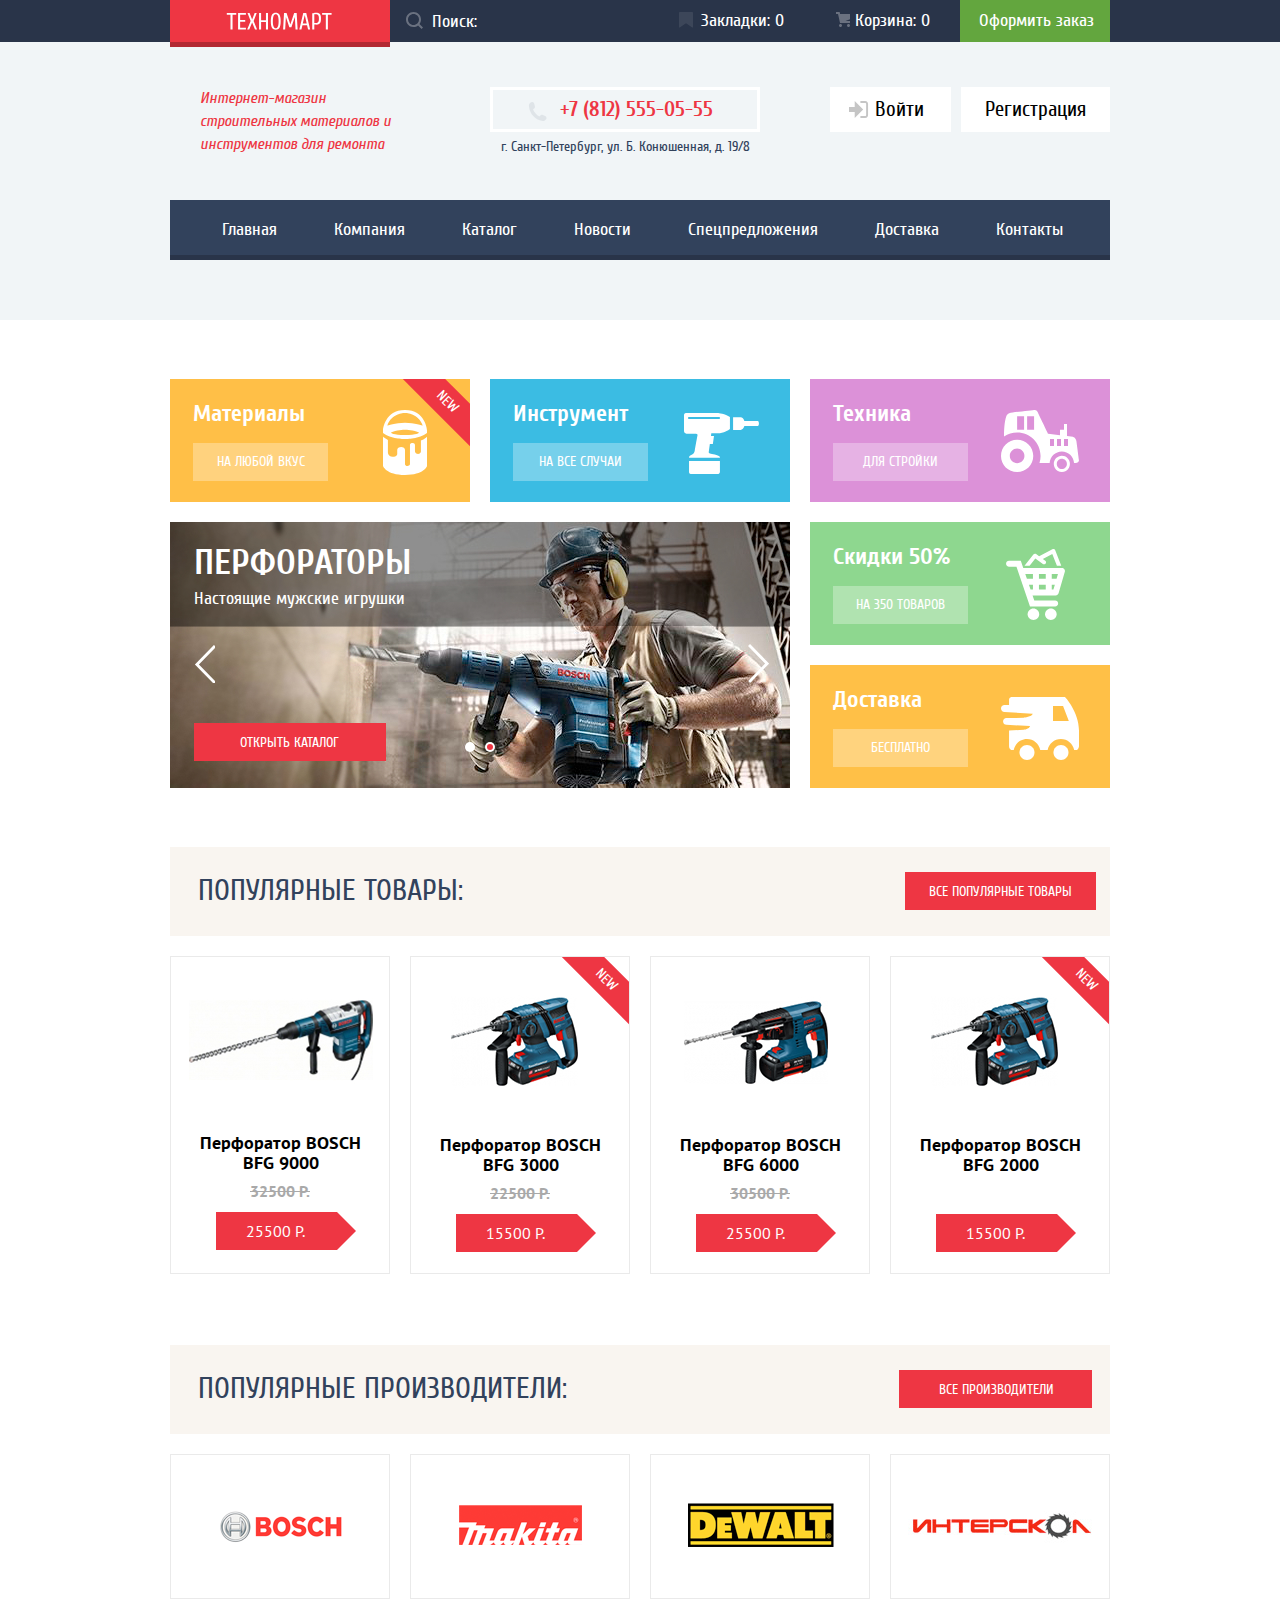
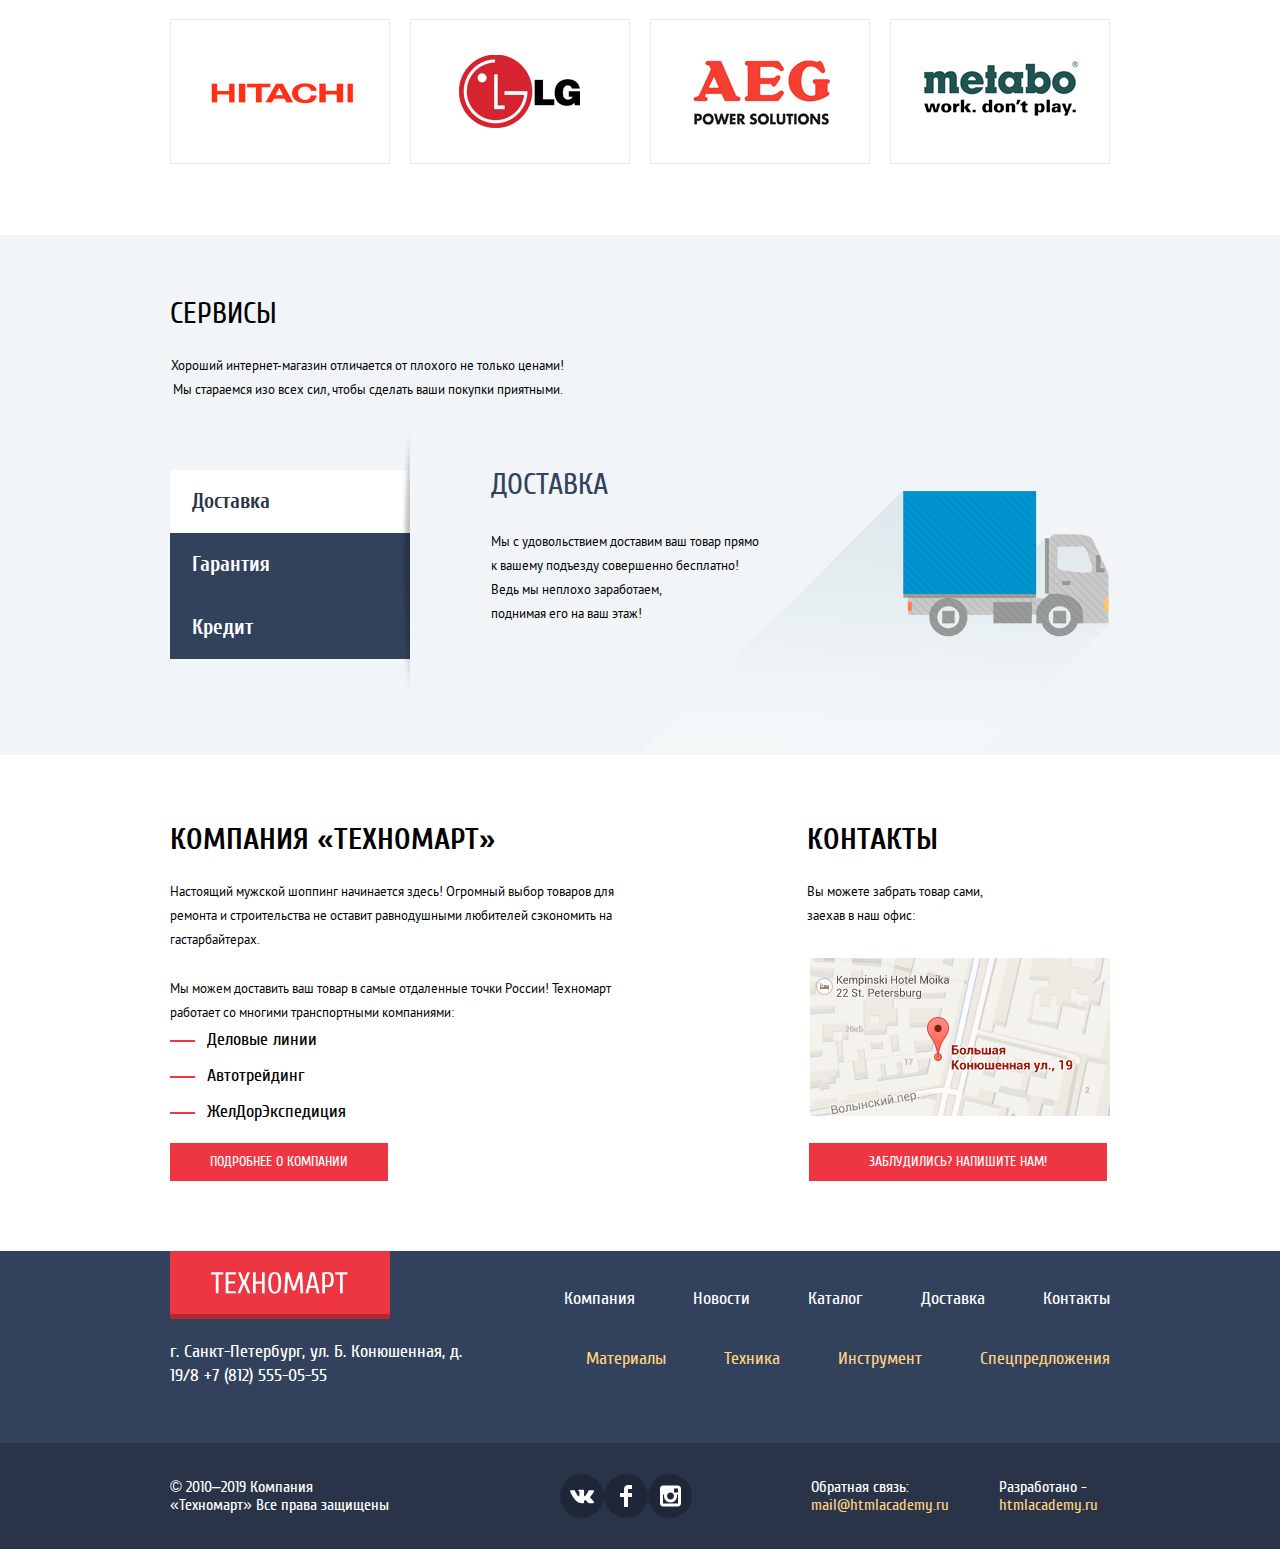
<file: index.html>
<!DOCTYPE html>
<html lang="ru">
  <head>
    <meta charset="utf-8" />
    <title>HTML Academy: Техномарт</title>
    <link href="css/normalize.css" rel="stylesheet" />
    <link href="css/style.css" rel="stylesheet" />
  </head>

  <body class="page-body">
    <header class="main-header">
      <div class="main-navigation-wrapper">
        <nav class="main-navigation container">
          <div class="main-logo">
            <img
              src="img/logo.svg"
              width="106"
              height="17"
              alt="Логотип «Техномарт»"
            />
          </div>
          <form class="search-box search-box-icon">
            <input
              type="search"
              id="search-field"
              class="text-placeholder"
              placeholder="Поиск:"
            />
            <!-- label только, чтобы пройти критерий, тут можно и без него -->
            <label for="search-field"></label>
            <button class="search-box-button" type="submit"></button>
          </form>
          <div class="customer-navigation">
            <a class="bookmark-button" href="#">Закладки: 0</a>
            <a class="basket-button" href="#">Корзина: 0</a>
            <a class="checkout-button" href="#">Оформить заказ</a>
          </div>
        </nav>
      </div>
      <div class="container">
        <div class="header-contact-information">
          <h1 class="main-heading">
            Интернет-магазин строительных материалов и инструментов для ремонта
          </h1>
          <div class="contact-information">
            <a class="phone" href="tel:+78125550555">+7 (812) 555-05-55</a>
            <p>
              г. Санкт-Петербург, ул. Б. Конюшенная, д. 19/8
            </p>
          </div>
          <div class="user-navigation">
            <a class="login-button login" href="#">Войти</a>

            <a class="login-button registration" href="">Регистрация</a>
          </div>
        </div>
        <nav class="navigation">
          <ul class="site-navigation">
            <li><a>Главная</a></li>
            <li><a href="">Компания</a></li>
            <li><a href="catalog.html">Каталог</a></li>
            <li><a href="">Новости</a></li>
            <li><a href="">Спецпредложения</a></li>
            <li><a href="">Доставка</a></li>
            <li><a href="">Контакты</a></li>
          </ul>
        </nav>
      </div>
    </header>
    <main>
      <div class="container">
        <div class="company-services-wrapper">
          <ul class="company-services-list grid-company-services">
            <li class="service-materials">
              <div class="stick-new">NEW</div>
              <div class="left-side icon1">
                <p class="card-title">Материалы</p>
                <a class="card-button" href="#">на любой вкус</a>
              </div>
             
            </li>
            <li class="service-tools">
              <div class="left-side icon2">
                <p class="card-title">Инструмент</p>
                <a class="card-button" href="#">НА ВСЕ СЛУЧАИ</a>
              </div>
            
            </li>
            <li class="service-technique">
              <div class="left-side icon3">
                <p class="card-title">Техника</p>
                <a class="card-button" href="#">для стройки</a>
              </div>
             
              
            </li>
            <li class="service-discount">
              <div class="left-side icon4">
                <p class="card-title">Скидки 50%</p>
                <a class="card-button" href="#">На 350 ТОВАРОВ</a>
              </div>
             
             
            </li>
            <li class="service-delivery">
              <div class="left-side icon5">
                <p class="card-title">Доставка</p>
                <a class="card-button" href="#">Бесплатно</a>
              </div>
            
              
            </li>

            <li class="gallery">
              <div class="gallery-slide perforator-slide">
                <div class="gallery-slide-shadow">
                  <h2 class="gallery-slide-title">Перфораторы</h2>
                  <p class="gallery-slide-info">Настоящие мужские игрушки</p>
                </div>
                <a class="open-catalog-btn" href="catalog.html"
                  >ОТКРЫТЬ КАТАЛОГ</a
                >
              </div>
              
          <div class="gallery-slide drill-slide">
            <div class="gallery-slide-shadow">
              <h2 class="gallery-slide-title">Дрели</h2>
              <p class="gallery-slide-info">Соседям на радость!</p>
            </div>
            <a class="open-catalog-btn" href="catalog.html">ОТКРЫТЬ КАТАЛОГ</a>
          </div> 
     
              <div class="gallery-arrow-left"></div>
              <div class="gallery-arrow-right"></div>
              <div class="gallery-dots">
                <div class="gallery-dot"></div>
                <div class="gallery-dot is-active"></div>
              </div>
            </li>
          </ul>
        </div>
        <section class="popular-goods">
          <div class="popular-goods-container">
            <h2 class="popular-goods-title">Популярные товары:</h2>
            <a class="all-popular-products" href="">Все популярные товары</a>
          </div>
          <ul class="catalog-items catalog-items-grid-homepage">
            <li class="catalog-position">
              <div class="hover-block">
                <a href="#" class="hover-btn-buy">КУПИТЬ</a>
                <a href="#" class="hover-btn-bookmarks">В ЗАКЛАДКИ</a>
              </div>
              <img
                class="img-catalog-9000"
                src="img/bosch-9000.jpg"
                width="184"
                height="164"
                alt="Перфоратор BOSCH BFG 9000"
              />
              <h3 class="catalog-position-title">Перфоратор BOSCH BFG 9000</h3>
              <p class="old-price">
                32500 Р.
              </p>
              <span class="price">25500 Р.</span>
            </li>
            <li class="catalog-position">
              <div class="stick-new">NEW</div>
              <div class="hover-block">
                <a href="#" class="hover-btn-buy">КУПИТЬ</a>
                <a href="#" class="hover-btn-bookmarks">В ЗАКЛАДКИ</a>
              </div>
              <img
                class="img-catalog-3000"
                src="img/bosch-3000.jpg"
                width="127"
                height="112"
                alt="Перфоратор BOSCH BFG 3000"
              />
              <h3 class="catalog-position-title">Перфоратор BOSCH BFG 3000</h3>
              <p class="old-price">
                22500 Р.
              </p>
              <span class="price">15500 Р.</span>
            </li>
            <li class="catalog-position">
              <div class="hover-block">
                <a href="#" class="hover-btn-buy">КУПИТЬ</a>
                <a href="#" class="hover-btn-bookmarks">В ЗАКЛАДКИ</a>
              </div>
              <img
                class="img-catalog-6000"
                src="img/bosch-6000.jpg"
                width="144"
                height="128"
                alt="Перфоратор BOSCH BFG 6000"
              />
              <h3 class="catalog-position-title">Перфоратор BOSCH BFG 6000</h3>
              <p class="old-price">
                30500 Р.
              </p>
              <span class="price">25500 Р.</span>
            </li>
            <li class="catalog-position">
              <div class="stick-new">NEW</div>
              <div class="hover-block">
                <a href="#" class="hover-btn-buy">КУПИТЬ</a>
                <a href="#" class="hover-btn-bookmarks">В ЗАКЛАДКИ</a>
              </div>
              <img
                class="img-catalog-2000"
                src="img/bosch-2000.jpg"
                width="127"
                height="112"
                alt="Перфоратор BOSCH BFG 2000"
              />
              <h3 class="catalog-position-title">Перфоратор BOSCH BFG 2000</h3>
              <p class="old-price"></p>
              <span class="price">15500 Р.</span>
            </li>
          </ul>
        </section>
        <section class="popular-manufacturers">
          <div class="popular-manufacturers-container">
            <h2 class="popular-manufacturers-title">
              Популярные производители:
            </h2>
            <a class="all-popular-manufacturers" href="">все производители</a>
          </div>
          <ul
            class="popular-manufacturers-list popular-manufacturers-list-grid"
          >
            <li>
              <a href="#">
                <img
                  class="logo1"
                  src="img/logo-bosch.png"
                  width="126"
                  height="37"
                  alt="Логотип «Bosch»"
                />
              </a>
            </li>
            <li>
              <a href="#">
                <img
                  class="logo2"
                  src="img/logo-makita.png"
                  width="123"
                  height="40"
                  alt="Логотип «Makita»"
                />
              </a>
            </li>
            <li>
              <a href="#">
                <img
                  class="logo3"
                  src="img/logo-devalt.png"
                  width="146"
                  height="44"
                  alt="Логотип «DeValt»"
                />
              </a>
            </li>
            <li>
              <a href="#">
                <img
                  class="logo4"
                  src="img/logo-interskol.png"
                  width="200"
                  height="88"
                  alt="Логотип «Интерскол»"
                />
              </a>
            </li>
            <li>
              <a href="#">
                <img
                  class="logo5"
                  src="img/logo-hitachi.png"
                  width="169"
                  height="31"
                  alt="Логотип «Hitachi»"
                />
              </a>
            </li>
            <li>
              <a href="#">
                <img
                  class="logo6"
                  src="img/logo-lg.png"
                  width="121"
                  height="73"
                  alt="Логотип «LG»"
                />
              </a>
            </li>
            <li>
              <a href="#">
                <img
                  class="logo7"
                  src="img/logo-aeg.png"
                  width="151"
                  height="96"
                  alt="Логотип «AEG»"
                />
              </a>
            </li>
            <li>
              <a href="#">
                <img
                  class="logo8"
                  src="img/logo-metabo.png"
                  width="204"
                  height="69"
                  alt="Логотип «Metabo»"
                />
              </a>
            </li>
          </ul>
        </section>
      </div>
      <section class="service">
        <div class="container">
          <div class="service-information">
            <h2>Сервисы</h2>
            <p>
              Хороший интернет-магазин отличается от плохого не только ценами!
              Мы стараемся изо всех сил, чтобы сделать ваши покупки приятными.
            </p>
          </div>
          <div class="service-list-wrapper">
            <ul class="service-list">
              <li>
                <a class="service-list-button is-active" href="">Доставка</a>
              </li>
              <li><a class="service-list-button" href="">Гарантия</a></li>
              <li><a class="service-list-button" href="">Кредит</a></li>
            </ul>
            <div class="delivery-slider">
              <div class="delivery-info">
                <h2>Доставка</h2>
                <p>
                  Мы с удовольствием доставим ваш товар прямо к вашему подъезду
                  совершенно бесплатно! Ведь мы неплохо заработаем,<br />
                  поднимая его на ваш этаж!
                </p>
              </div>

              <img
                class="service-delivery-img"
                src="img/icon-truck.png"
                width="468"
                height="261"
                alt="placeholder"
              />
            </div>
            <div class="guarantee-slider">
              <div class="delivery-info guarantee">
                <h2>Гарантия</h2>
                <p>
                  Если купленный у нас товар поломается или заискрит, а также в
                  случае пожара, спровоцированного его возгоранием, вы всегда
                  можете быть уверены в нашей гарантии. Мы обменяем сгоревший
                  товар на новый. Дом уж восстановите как-нибудь сами.
                </p>
              </div>
              <img
                class="service-guarantee-img"
                src="img/icon-guarantee.png"
                width="389"
                height="283"
                alt="placeholder"
              />
            </div>
            <div class="credit-slider">
              <div class="delivery-info credit">
                <h2>Кредит</h2>
                <p>
                  Залезть в долговую яму стало проще!<br />
                  Кредитные консультанты придут вам на помощь.
                </p>
                <a class="credit-request" href="#">ОТПРАВИТЬ ЗАЯВКУ</a>
              </div>
              <img
                class="service-credit-img"
                src="img/icon-credit.png"
                width="465"
                height="285"
                alt="placeholder"
              />
            </div>
          </div>
        </div>
      </section>
      <div class="container">
        <section class="about-company">
          <div class="about-company-wrapper">
            <h2 class="about-company-headline">КОМПАНИЯ «ТЕХНОМАРТ»</h2>
            <p class="about-company-info">
              Настоящий мужской шоппинг начинается здесь! Огромный выбор товаров
              для ремонта и строительства не оставит равнодушными любителей
              сэкономить на гастарбайтерах.
            </p>
            <p class="about-company-info indent">
              Мы можем доставить ваш товар в самые отдаленные точки России!
              Техномарт работает со многими транспортными компаниями:
            </p>
            <ul class="list-of-services">
              <li>Деловые линии</li>
              <li>Автотрейдинг</li>
              <li>ЖелДорЭкспедиция</li>
            </ul>
            <a class="contact-company" href="#">Подробнее о компании</a>
          </div>
          <div class="contact-company-wrapper">
            <h2 class="about-company-headline">КОНТАКТЫ</h2>
            <p class="about-company-info">
              Вы можете забрать товар сами,<br />
              заехав в наш офис:
            </p>

            <section class="modal modal-map">
              <h2 class="visually-hidden">Заблудились? Напишите нам!</h2>
              <iframe
                src="https://www.google.com/maps/embed?pb=!1m18!1m12!1m3!1d1998.6037999040354!2d30.322010416394033!3d59.938716271971415!2m3!1f0!2f0!3f0!3m2!1i1024!2i768!4f13.1!3m3!1m2!1s0x4696310fca5ba729%3A0xea9c53d4493c879f!2sBolshaya+Konyushennaya+ul.%2C+19%2C+Sankt-Peterburg%2C+Russia%2C+191186!5e0!3m2!1sen!2s!4v1441888483426"
                width="943"
                height="499"
                allowfullscreen
                title="Офис компании по адресу ул. Большая Конюшенная 19/8, Санкт-Петербург"
              ></iframe>
              <button
                class="modal-close"
                type="button"
                aria-label="Закрыть"
              ></button>
            </section>
            <a class="modal-map-link" href="#">
              <img
                class="map"
                src="img/map.png"
                width="300"
                height="158"
                alt="г. Санкт-Петербург, ул. Б. Конюшенная, д. 19/8"
              />
            </a>
            <a class="contact-company communication-button" href="#"
              >Заблудились? Напишите нам!</a
            >
          </div>
        </section>
      </div>
      <section class="modal pop-up-checkout">
        <h2 class="visually-hidden">Введите данные</h2>
        <form
          class="login-form"
          action="https://echo.htmlacademy.ru"
          method="post"
        >
          <div class="wrapper-pop-up-checkout">
            <p>
              <label for="user-name">Ваше имя</label>
              <input
                id="user-name"
                type="text"
                name="user-name"
                placeholder="Имя Фамилия"
              />
            </p>
            <p>
              <label for="email">Ваш e-mail:</label>
              <input
                id="email"
                type="email"
                name="email"
                placeholder="email@example.com"
              />
            </p>
            <p class="letter">
              <label for="text-letter">Текст письма:</label>
              <textarea
                rows="5"
                id="text-letter"
                name="text-letter"
                placeholder="В свободной форме"
              ></textarea>
            </p>
          </div>
          <div class="button-wrapper button-wrapper-submit">
            <button type="submit">ОТПРАВИТЬ</button>
          </div>
        </form>
        <button class="modal-close" type="button" aria-label="Закрыть"></button>
      </section>
    </main>
    <footer class="main-footer">
      <div class="main-footer-nav-wrapper">
        <nav class="main-footer-navigation1 container">
          <div class="main-logo footer-logo">
            <img
              src="img/logo-footer.svg"
              width="138"
              height="23"
              alt="Логотип «Техномарт»"
            />
          </div>
          <ul class="footer-navigation">
            <li><a href="">Компания</a></li>
            <li><a href="">Новости</a></li>
            <li><a href="catalog.html">Каталог</a></li>
            <li><a href="">Доставка</a></li>
            <li><a href="">Контакты</a></li>
          </ul>
        </nav>
      </div>
      <div class="main-footer-nav-wrapper">
        <nav class="main-footer-navigation2 container">
          <div class="footer-address">
            г. Санкт-Петербург, ул. Б. Конюшенная, д. 19/8 +7 (812) 555-05-55
          </div>
          <ul class="products-navigation">
            <li><a href="">Материалы</a></li>
            <li><a href="">Техника</a></li>
            <li><a href="">Инструмент</a></li>
            <li><a href="">Спецпредложения</a></li>
          </ul>
        </nav>
      </div>
      <section class="social-networks">
        <div class="social-networks-grid container">
          <div class="copyright">
            © 2010–2019 Компания «Техномарт» Все права защищены
          </div>

          <div>
            <ul class="footer-social-button">
              <li>
                <a href="#" aria-label="Вконтакте">
                  <img
                    src="img/icon-vk.svg"
                    width="25"
                    height="14"
                    alt="Вконтакте"
                /></a>
              </li>
              <li>
                <a href="#" aria-label="Фейсбук"
                  ><img
                    src="img/icon-fb.svg"
                    width="12"
                    height="22"
                    alt="Фейсбук"
                /></a>
              </li>
              <li>
                <a href="#" aria-label="Инстаграмм"
                  ><img
                    src="img/icon-insta.svg"
                    width="21"
                    height="21"
                    alt="Инстаграмм"
                /></a>
              </li>
            </ul>
          </div>
          <div class="feedback">
            <span>Обратная связь:</span>
            <a class="email" href="mailto:mail@htmlacademy.ru"
              >mail@htmlacademy.ru</a
            >
          </div>
          <div class="developer">
            <span>Разработано -</span>
            <a class="email" href="https://htmlacademy.ru">htmlacademy.ru</a>
          </div>
        </div>
      </section>
    </footer>
  </body>
</html>
</file>
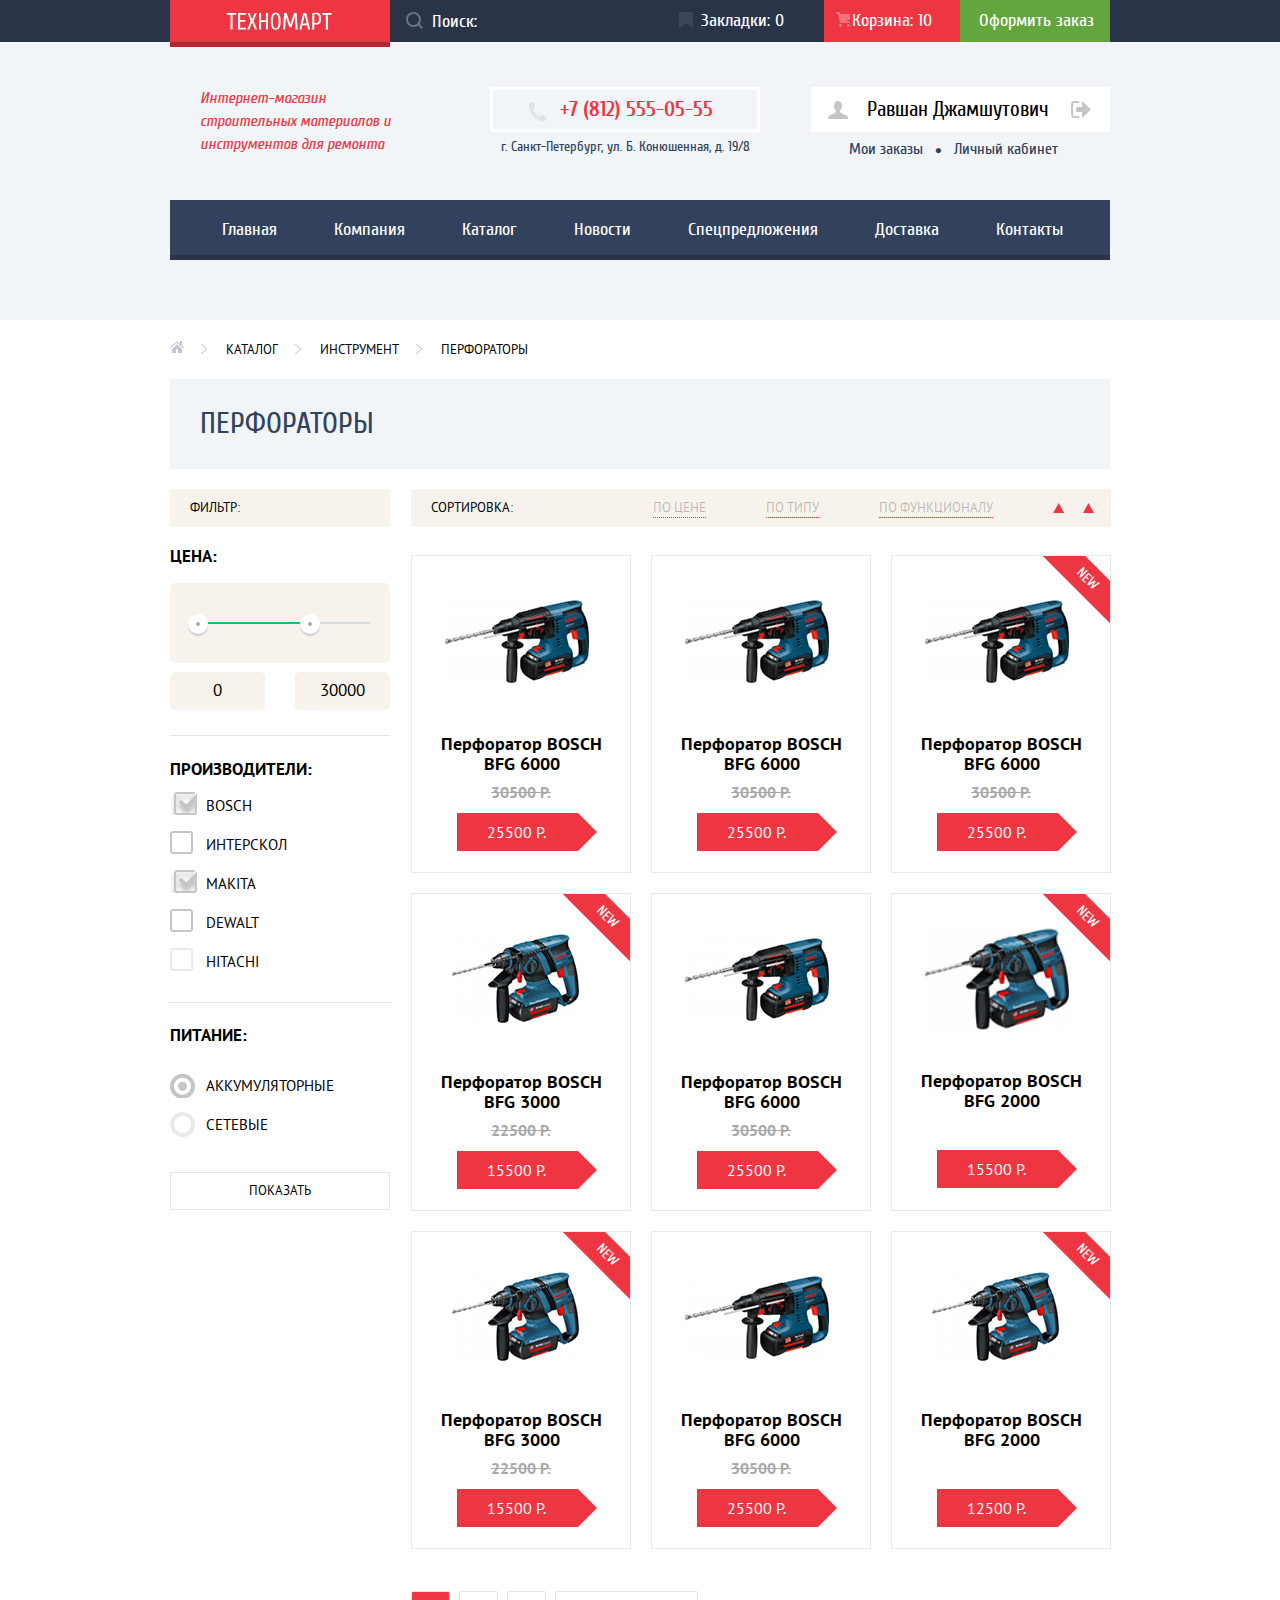
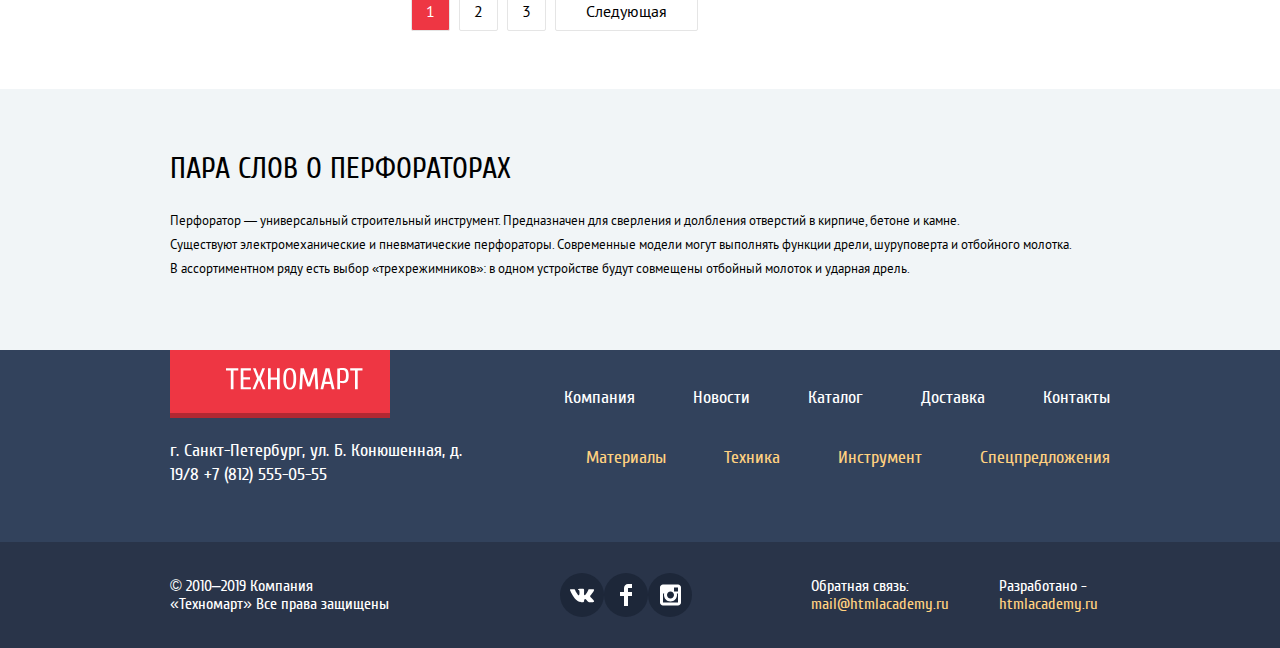
<file: catalog.html>
<!DOCTYPE html>
<html lang="ru">
  <head>
    <meta charset="utf-8"/>
    <title>HTML Academy: Техномарт</title>
    <link href="css/normalize.css" rel="stylesheet"/>
    <link href="css/style.css" rel="stylesheet"/>
  </head>

  <body class="page-body">
    <header class="main-header">
      <div class="main-navigation-wrapper">
        <nav class="main-navigation container">
          <div class="main-logo">
            <a href="index.html">
              <img
                src="img/logo.svg"
                width="106"
                height="17"
                alt="Логотип «Техномарт»"
            /></a>
          </div>
          <form class="search-box search-box-icon">
            <input
              type="search"
              id="search-field"
              class="text-placeholder"
              placeholder="Поиск:"
            />
            <!-- label только, чтобы пройти критерий, тут можно и без него -->
            <label for="search-field"></label>
            <button class="search-box-button" type="submit"></button>
          </form>
          <div class="customer-navigation">
            <a class="bookmark-button" href="">Закладки: 0</a>
            <a class="basket-button is-full" href="">Корзина: 10</a>
            <a class="checkout-button" href="">Оформить заказ</a>
          </div>
        </nav>
      </div>
      <div class="container">
        <div class="header-contact-information">
          <h1 class="main-heading">
            Интернет-магазин строительных материалов и инструментов для ремонта
          </h1>
          <div class="contact-information">
            <a class="phone" href="tel:+78125550555">+7 (812) 555-05-55</a>
            <p>
              г. Санкт-Петербург, ул. Б. Конюшенная, д. 19/8
            </p>
          </div>
          <div class="user-navigation">
            <div class="personal-area">
              <a class="personal-area-name" href="#">Равшан Джамшутович</a>
              <a class="exit-button" href="#"></a>
            </div>
            <div class="user-navigation-catalog">
              <a href="#">Мои заказы</a>
              <a href="#">Личный кабинет</a>
            </div>
          </div>
        </div>
        <nav class="navigation">
          <ul class="site-navigation">
            <li><a href="index.html">Главная</a></li>
            <li><a href="">Компания</a></li>
            <li><a>Каталог</a></li>
            <li><a href="">Новости</a></li>
            <li><a href="">Спецпредложения</a></li>
            <li><a href="">Доставка</a></li>
            <li><a href="">Контакты</a></li>
          </ul>
        </nav>
      </div>
    </header>
    <main class="main-catalog-content">
      <div class="container">
        <div class="breadcrumbs-wrapper">
          <ul class="breadcrumbs">
            <li>
              <a class="icon-home" href="index.html"></a>
            </li>
            <li><a href="catalog.html">КАТАЛОГ</a></li>
            <li><a href="#">ИНСТРУМЕНТ</a></li>
            <li class="breadcrumbs-current">ПЕРФОРАТОРЫ</li>
          </ul>
        </div>
        <div class="catalog-section">
          ПЕРФОРАТОРЫ
        </div>
        <div class="catalog-section-grid">
          <div class="catalog-sorting">
            <p>ФИЛЬТР:</p>
          </div>
          <div class="catalog-sorting">
            <p>СОРТИРОВКА:</p>
            <div class="catalog-sorting-control">
              <a href="#">ПО ЦЕНЕ</a>
              <a href="#">ПО ТИПУ</a>
              <a href="#">ПО ФУНКЦИОНАЛУ</a>
              <div class="catalog-sorting-triangle-up is-active">
                <a href="#"></a>
              </div>
              <div class="catalog-sorting-triangle-down"><a href="#"></a></div>
            </div>
          </div>
        </div>
        <section class="catalog-and-filter">
          <aside class="filters">
            <form
              class="filter"
              action="https://echo.htmlacademy.ru"
              method="get"
            >
              <fieldset class="filter-item">
                <div class="legend">Цена:</div>
                <div class="range-filter">
                  <div class="range-controls">
                    <div class="scale">
                      <div class="bar"></div>
                    </div>
                    <div class="toggle toggle-min" tabindex="0"></div>
                    <div class="toggle toggle-max" tabindex="0"></div>
                  </div>
                  <div class="price-controls">
                    <label class="min-price">
                      <input type="text" name="min-price" value="0" />
                    </label>
                    <label class="max-price">
                      <input type="text" name="max-price" value="30000" />
                    </label>
                  </div>
                </div>
                <div class="legend">Производители:</div>
                <ul class="manufacturers-list-filter">
                  <li>
                    <input
                      class="visually-hidden filter-input-checkbox"
                      type="checkbox"
                      name="BOSCH"
                      id="BOSCH"
                      checked
                    />
                    <label for="BOSCH">BOSCH</label>
                  </li>
                  <li>
                    <input
                      class="visually-hidden filter-input-checkbox"
                      type="checkbox"
                      name="Interskol"
                      id="Interskol"
                    />
                    <label for="Interskol">ИНТЕРСКОЛ</label>
                  </li>
                  <li>
                    <input
                      class="visually-hidden filter-input-checkbox"
                      type="checkbox"
                      name="MAKITA"
                      id="MAKITA"
                      checked
                    />
                    <label for="MAKITA">MAKITA</label>
                  </li>
                  <li>
                    <input
                      class="visually-hidden filter-input-checkbox"
                      type="checkbox"
                      name="Dewalt"
                      id="Dewalt"
                    />
                    <label for="Dewalt">Dewalt</label>
                  </li>
                  <li>
                    <input
                      class="visually-hidden filter-input-checkbox disable-input-checkbox"
                      type="checkbox"
                      name="Hitachi"
                      id="Hitachi"
                    />
                    <label for="Hitachi">Hitachi</label>
                  </li>
                </ul>
              </fieldset>
              <fieldset class="filter-item">
                <div class="legend">ПИТАНИЕ:</div>

                <ul class="power-supply-list-filter">
                  <li>
                    <input
                      class="visually-hidden filter-input-radio"
                      type="radio"
                      name="product-group"
                      value="battery"
                      id="filter-battery"
                      checked
                    />
                    <label for="filter-battery">Аккумуляторные</label>
                  </li>
                  <li>
                    <input
                      class="visually-hidden filter-input-radio disable-input-radio"
                      type="radio"
                      name="product-group"
                      value="rope"
                      id="filter-rope"
                    />
                    <label for="filter-rope">Сетевые</label>
                  </li>
                </ul>
              </fieldset>
              <button class="filter-show" type="submit">Показать</button>
            </form>
          </aside>
          <section class="catalog">
            <h2 class="visually-hidden">Перфораторы</h2>
            <ul class="catalog-items catalog-items-grid">
              <li class="catalog-position">
                <div class="hover-block">
                  <a href="#" class="hover-btn-buy">КУПИТЬ</a>
                  <a href="#" class="hover-btn-bookmarks">В ЗАКЛАДКИ</a>
                </div>
                <img
                  class="img-catalog-6000"
                  src="img/bosch-6000.jpg"
                  width="144"
                  height="128"
                  alt="Перфоратор BOSCH BFG 6000"
                />
                <h3 class="catalog-position-title">
                  Перфоратор BOSCH BFG 6000
                </h3>
                <p class="old-price">
                  30500 Р.
                </p>
                <span class="price">25500 Р.</span>
              </li>
              <li class="catalog-position">
                <div class="hover-block">
                  <a href="#" class="hover-btn-buy">КУПИТЬ</a>
                  <a href="#" class="hover-btn-bookmarks">В ЗАКЛАДКИ</a>
                </div>
                <img
                  class="img-catalog-6000"
                  src="img/bosch-6000.jpg"
                  width="144"
                  height="128"
                  alt="Перфоратор BOSCH BFG 6000"
                />
                <h3 class="catalog-position-title">
                  Перфоратор BOSCH BFG 6000
                </h3>
                <p class="old-price">
                  30500 Р.
                </p>
                <span class="price">25500 Р.</span>
              </li>
              <li class="catalog-position">
                <div class="stick-new">NEW</div>
                <div class="hover-block">
                  <a href="#" class="hover-btn-buy">КУПИТЬ</a>
                  <a href="#" class="hover-btn-bookmarks">В ЗАКЛАДКИ</a>
                </div>
                <img
                  class="img-catalog-6000"
                  src="img/bosch-6000.jpg"
                  width="144"
                  height="128"
                  alt="Перфоратор BOSCH BFG 6000"
                />
                <h3 class="catalog-position-title">
                  Перфоратор BOSCH BFG 6000
                </h3>
                <p class="old-price">
                  30500 Р.
                </p>
                <span class="price">25500 Р.</span>
              </li>
              <li class="catalog-position">
                <div class="stick-new">NEW</div>
                <div class="hover-block">
                  <a href="#" class="hover-btn-buy">КУПИТЬ</a>
                  <a href="#" class="hover-btn-bookmarks">В ЗАКЛАДКИ</a>
                </div>
                <img
                  class="img-catalog-3000"
                  src="img/bosch-3000.jpg"
                  width="127"
                  height="112"
                  alt="Перфоратор BOSCH BFG 3000"
                />
                <h3 class="catalog-position-title">
                  Перфоратор BOSCH BFG 3000
                </h3>
                <p class="old-price">
                  22500 Р.
                </p>
                <span class="price">15500 Р.</span>
              </li>
              <li class="catalog-position">
                <div class="hover-block">
                  <a href="#" class="hover-btn-buy">КУПИТЬ</a>
                  <a href="#" class="hover-btn-bookmarks">В ЗАКЛАДКИ</a>
                </div>
                <img
                  class="img-catalog-6000"
                  src="img/bosch-6000.jpg"
                  width="144"
                  height="128"
                  alt="Перфоратор BOSCH BFG 6000"
                />
                <h3 class="catalog-position-title">
                  Перфоратор BOSCH BFG 6000
                </h3>
                <p class="old-price">
                  30500 Р.
                </p>
                <span class="price">25500 Р.</span>
              </li>
              <li class="catalog-position">
                <div class="stick-new">NEW</div>
                <div class="hover-block">
                  <a href="#" class="hover-btn-buy">КУПИТЬ</a>
                  <a href="#" class="hover-btn-bookmarks">В ЗАКЛАДКИ</a>
                </div>
                <img
                  class="img-catalog-6000"
                  src="img/bosch-2000.jpg"
                  width="144"
                  height="128"
                  alt="Перфоратор BOSCH BFG 2000"
                />
                <h3 class="catalog-position-title">
                  Перфоратор BOSCH BFG 2000
                </h3>
                <p class="old-price"></p>
                <span class="price">15500 Р.</span>
              </li>
              <li class="catalog-position">
                <div class="stick-new">NEW</div>
                <div class="hover-block">
                  <a href="#" class="hover-btn-buy">КУПИТЬ</a>
                  <a href="#" class="hover-btn-bookmarks">В ЗАКЛАДКИ</a>
                </div>
                <img
                  class="img-catalog-3000"
                  src="img/bosch-3000.jpg"
                  width="127"
                  height="112"
                  alt="Перфоратор BOSCH BFG 3000"
                />
                <h3 class="catalog-position-title">
                  Перфоратор BOSCH BFG 3000
                </h3>
                <p class="old-price">
                  22500 Р.
                </p>
                <span class="price">15500 Р.</span>
              </li>
              <li class="catalog-position">
                <div class="hover-block">
                  <a href="#" class="hover-btn-buy">КУПИТЬ</a>
                  <a href="#" class="hover-btn-bookmarks">В ЗАКЛАДКИ</a>
                </div>
                <img
                  class="img-catalog-6000"
                  src="img/bosch-6000.jpg"
                  width="144"
                  height="128"
                  alt="Перфоратор BOSCH BFG 6000"
                />
                <h3 class="catalog-position-title">
                  Перфоратор BOSCH BFG 6000
                </h3>
                <p class="old-price">
                  30500 Р.
                </p>
                <span class="price">25500 Р.</span>
              </li>
              <li class="catalog-position">
                <div class="stick-new">NEW</div>
                <div class="hover-block">
                  <a href="#" class="hover-btn-buy">КУПИТЬ</a>
                  <a href="#" class="hover-btn-bookmarks">В ЗАКЛАДКИ</a>
                </div>
                <img
                  class="img-catalog-2000"
                  src="img/bosch-2000.jpg"
                  width="127"
                  height="112"
                  alt="Перфоратор BOSCH BFG 2000"
                />
                <h3 class="catalog-position-title">
                  Перфоратор BOSCH BFG 2000
                </h3>
                <p class="old-price"></p>
                <span class="price">12500 Р.</span>
              </li>
            </ul>
            <div class="catalog-pages">
              <a class="catalog-pages-active">1</a>
              <a href="#">2</a>
              <a href="#">3</a>
              <a href="#" class="catalog-paginator-next">Следующая</a>
            </div>
          </section>
        </section>
      </div>
      <div class="about-perforator-wrapper">
        <div class="about-perforator container">
          <h2>ПАРА СЛОВ О ПЕРФОРАТОРАХ</h2>
          <p>
            Перфоратор — универсальный строительный инструмент. Предназначен для
            сверления и долбления отверстий в кирпиче, бетоне и камне.<br />
            Существуют электромеханические и пневматические перфораторы.
            Современные модели могут выполнять функции дрели, шуруповерта и
            отбойного молотка. В ассортиментном ряду есть выбор
            «трехрежимников»: в одном устройстве будут совмещены отбойный
            молоток и ударная дрель.
          </p>
        </div>

        <div class="modal modal-info">
          <div class="modal-info-heading">
            <p>Товар добавлен в корзину!</p>
          </div>
          <div class="button-wrapper">
            <a class="checkout-button-modal" href="#">ОФОРМИТЬ ЗАКАЗ</a>
            <button class="continue-shopping" type="button">
              ПРОДОЛЖИТЬ ПОКУПКИ
            </button>
          </div>
          <button
            class="modal-close"
            type="button"
            aria-label="Закрыть"
          ></button>
        </div>
      </div>
    </main>
    <footer class="main-footer">
      <div class="main-footer-nav-wrapper">
        <nav class="main-footer-navigation1 container">
          <div class="main-logo footer-logo">
            <a href="index.html">
              <img
                src="img/logo-footer.svg"
                width="138"
                height="23"
                alt="Логотип «Техномарт»"
            /></a>
          </div>
          <ul class="footer-navigation">
            <li><a href="">Компания</a></li>
            <li><a href="">Новости</a></li>
            <li><a href="catalog.html">Каталог</a></li>
            <li><a href="">Доставка</a></li>
            <li><a href="">Контакты</a></li>
          </ul>
        </nav>
      </div>
      <div class="main-footer-nav-wrapper">
        <nav class="main-footer-navigation2 container">
          <div class="footer-address">
            г. Санкт-Петербург, ул. Б. Конюшенная, д. 19/8 +7 (812) 555-05-55
          </div>
          <ul class="products-navigation">
            <li><a href="">Материалы</a></li>
            <li><a href="">Техника</a></li>
            <li><a href="">Инструмент</a></li>
            <li><a href="">Спецпредложения</a></li>
          </ul>
        </nav>
      </div>
      <section class="social-networks">
        <div class="social-networks-grid container">
          <div class="copyright">
            © 2010–2019 Компания «Техномарт» Все права защищены
          </div>

          <div>
            <ul class="footer-social-button">
              <li>
                <a href="#" aria-label="Вконтакте">
                  <img
                    src="img/icon-vk.svg"
                    width="25"
                    height="14"
                    alt="Вконтакте"
                /></a>
              </li>
              <li>
                <a href="#" aria-label="Фейсбук"
                  ><img
                    src="img/icon-fb.svg"
                    width="12"
                    height="22"
                    alt="Фейсбук"
                /></a>
              </li>
              <li>
                <a href="#" aria-label="Инстаграмм"
                  ><img
                    src="img/icon-insta.svg"
                    width="21"
                    height="21"
                    alt="Инстаграмм"
                /></a>
              </li>
            </ul>
          </div>
          <div class="feedback">
            <span>Обратная связь:</span>
            <a class="email" href="mailto:mail@htmlacademy.ru"
              >mail@htmlacademy.ru</a
            >
          </div>
          <div class="developer">
            <span>Разработано -</span>
            <a class="email" href="https://htmlacademy.ru">htmlacademy.ru</a>
          </div>
        </div>
      </section>
    </footer>
  </body>
</html>
</file>
<file: css/style.css>
@font-face {
  font-family: "PT Sans";
  src: url("../fonts/ptsans.woff2") format("woff2"),
    url("../fonts/ptsans.woff") format("woff");
  font-weight: normal;
  font-style: normal;
}

@font-face {
  font-family: "PT Sans";
  src: url("../fonts/ptsansbold.woff2") format("woff2"),
    url("../fonts/ptsansbold.woff") format("woff");
  font-weight: bold;
  font-style: normal;
}

@font-face {
  font-family: "Cuprum";
  src: url("../fonts/cuprum.woff2") format("woff2"),
    url("../fonts/cuprum.woff") format("woff");
  font-weight: normal;
  font-style: normal;
}

@font-face {
  font-family: "Cuprum";
  src: url("../fonts/cuprumbold.woff2") format("woff2"),
    url("../fonts/cuprumbold.woff") format("woff");
  font-weight: bold;
  font-style: normal;
}

@font-face {
  font-family: "Cuprum";
  src: url("../fonts/cuprumbolditalic.woff2") format("woff2"),
    url("../fonts/cuprumbolditalic.woff") format("woff");
  font-weight: bold;
  font-style: italic;
}

@font-face {
  font-family: "Cuprum";
  src: url("../fonts/cuprumitalic.woff2") format("woff2"),
    url("../fonts/cuprumitalic.woff") format("woff");
  font-weight: normal;
  font-style: italic;
}

:root {
  --basic-black: #000000;
  --basic-grey: #c5c5c5;
  --basic-light-grey: #f1f5f7;
  --basic-very-light-gray: #e5e5e5;
  --basic-aluminum: #a9a9a9;
  --basic-gray-neutral: #ababab;
  --basic-sapphire: #161d29;
  --basic-dark-blue: #293449;
  --basic-night-blue: #1d2739;
  --basic-blue: #32425c;
  --basic-light-blue: #3bbce3;
  --very-pale-blue: #cfcfcf;
  --basic-transparent-blue: #f1f5f7;
  --basic-lilac: #dc91d8;
  --basic-red: #ee3643;
  --basic-dark-red: #ba2732;
  --basic-transparent-red: #f7f3ec;
  --basic-green: #63a63e;
  --basic-maple: #518534;
  --basic-dark-olive: #367315;
  --basic-bright-green: #5fbb2d;
  --basic-light-green: #8ed78f;
  --basic-orange: #ffbf47;
  --basic-peach-orange: #ffd180;
  --basic-light-orange: #ffc047;
  --basic-smoky-white: #f1f5f7;
  --basic-flaxen: #f9f5f0;
  --basic-lavender: #eaeaea;
  --basic-ghostly-white: #f4f4f4;
  --basic-white: #ffffff;
  --basic-transparent-white: rgba(255, 255, 255, 0.3);
  --basic-transparent-grey: rgba(197, 197, 197, 0.3);
  --basic-transparent-aluminum: rgba(169, 169, 169, 0.3);
  --basic-transparent-silver: rgba(0, 0, 0, 0.25);
  --basic-transparent-silver2: rgba(0, 0, 0, 0.15);
}

body {
  font-family: "PT Sans", Arial, sans-serif;
  min-width: 940px;
  margin: 0;
  background-position: top center;
  background-repeat: no-repeat;
  text-align: center;
}

a {
  text-decoration: none;
  color: var(--basic-white);
}

.company-services-list li,
.popular-manufacturers li,
.site-navigation li,
.catalog-items li,
.popular-manufacturers-list li,
.service-list li,
.list-of-services li,
.footer-navigation li,
.products-navigation li,
.footer-social-button li,
.breadcrumbs li,
.manufacturers-list-filter li,
.power-supply-list-filter li,
.gallery,
.service-materials,
.service-tools,
.service-technique,
.service-discount,
.service-delivery {
  list-style: none;
}

img {
  max-width: 100%;
  height: auto;
}

.main-header {
  font-family: "Cuprum", Arial, sans-serif;
  background-color: var(--basic-light-grey);
}

.visually-hidden:not(:focus):not(:active),
input[type="checkbox"].visually-hidden,
input[type="radio"].visually-hidden {
  position: absolute;
  width: 1px;
  height: 1px;
  margin: -1px;
  border: 0;
  padding: 0;
  white-space: nowrap;
  -webkit-clip-path: inset(100%);
  clip-path: inset(100%);
  clip: rect(0 0 0 0);
  overflow: hidden;
}

.main-navigation,
.site-navigation,
.catalog-items,
.footer-navigation,
.products-navigation,
.popular-manufacturers-list {
  display: -webkit-box;
  display: -ms-flexbox;
  display: flex;
  -ms-flex-wrap: wrap;
  flex-wrap: wrap;
}

.main-navigation a {
  display: inline-block;
  vertical-align: top;
}

.basket-button {
  min-width: 118px;
  text-align: center;
  padding: 9px;
}

.basket-button.is-full {
  background-color: var(--basic-red);
}

.bookmark-button {
  padding: 9px 40px 9px 34px;
}

.checkout-button {
  padding: 9px 16px 9px 19px;
}

.site-navigation a {
  display: block;
  padding: 18px 20px;
}

.customer-navigation {
  width: 450px;
  font-size: 0;
  text-align: right;
}

.customer-navigation a {
  font-size: 18px;
}

.modal-map,
.modal-info,
.pop-up-checkout,
.drill-slide {
  display: none;
}
.modal-close {
  position: absolute;
  top: 10px;
  background-color: transparent;
  right: 17px;
  width: 22px;
  height: 22px;
  background-repeat: no-repeat;
  background-image: url("../img/icon-close.svg");
  border: 0;
  cursor: pointer;
}
.pop-up-checkout,
.modal-info {
  z-index: 5;
  position: absolute;
  width: 620px;
  max-height: 430px;
  left: 282px;
  top: 2369px;
  bottom: auto;
  background-color: var(--basic-white);
  border-top: 7px solid var(--basic-red);
  padding-top: 46px;
}

.modal-info {
  max-height: max-content;
}
.modal-info-heading p {
  font-family: "Cuprum", Arial, sans-serif;
  font-style: normal;
  font-weight: bold;
  font-size: 24px;
  line-height: 30px;
  color: var(--basic-black);

  padding-top: 20px;
  margin: 0;
}
.modal-info-heading p::before {
  content: "";
  position: absolute;
  top: 49px;
  left: 80px;
  width: 66px;
  height: 66px;
  background-image: url("../img/icon-mark.svg");
  background-repeat: no-repeat;
}

.modal-buttons {
  display: block;
  width: 220px;
  padding: 10px 0;
  text-align: center;
  font-family: "Cuprum", Arial, sans-serif;
  font-size: 14px;
  line-height: 18px;
  border-radius: 4px;
}
.continue-shopping {
  font-family: "Cuprum", Arial, sans-serif;
  font-style: normal;
  font-weight: normal;
  font-size: 14px;
  line-height: 18px;
  color: var(--basic-black);
  background-color: var(--basic-white);
  cursor: pointer;
  border: 0;
  padding: 0px 30px 0px 30px;
  margin-right: 32px;
}

.wrapper-pop-up-checkout {
  display: flex;
  flex-wrap: wrap;
  padding: 0 80px;
  justify-content: space-between;
}
.login-form {
  margin: 0;
}
.letter {
  margin: 0;
}

.login-form label {
  width: max-content;
  display: block;
  font-family: "Cuprum", Arial, sans-serif;
  font-style: normal;
  font-weight: normal;
  color: var(--basic-black);
  font-size: 18px;
  line-height: 24px;
  margin-bottom: 11px;
  margin-top: 15px;
}
.login-form input,
.login-form textarea {
  font-family: "PT Sans", Arial, sans-serif;
  font-style: normal;
  font-weight: normal;
  font-size: 13px;
  line-height: 24px;
  color: var(--basic-aluminum);
}
.login-form input {
  border: 2px solid var(--basic-grey);
  border-radius: 2px;
  padding: 7px 12px;
}
login-form .inscription {
  margin-top: 13px;
}
.login-form textarea {
  width: 460px;
  height: 114px;
  padding: 8px 14px 14px;
  border: 2px solid var(--basic-grey);
  border-radius: 3px;
}
.button-wrapper {
  display: flex;
  margin-top: 70px;
  justify-content: space-between;
  padding: 38px 80px;
  background-color: var(--basic-ghostly-white);
}
.button-wrapper-submit {
  margin-top: 37px;
}

.checkout-button-modal {
  padding: 10px 0;
  width: 192px;
  margin-left: 35px;
}

.login-form button[type="submit"] {
  width: 100%;
  padding: 10px 0;
  background-color: var(--basic-red);
  font-family: "Cuprum", Arial, sans-serif;
  font-size: 14px;
  line-height: 18px;
  color: var(--basic-white);
  border: 0;
  cursor: pointer;
}

.modal-map {
  z-index: 5;
  position: absolute;
  width: 943px;
  height: 449px;
  left: 120px;
  top: 2369px;
}

.modal-map img {
  display: block;
}
.modal-map iframe {
  border: none;
}
.modal {
  position: fixed;
  top: 0;
  right: 0;
  bottom: 0;
  left: 0;
  margin: auto;
  box-shadow: 0px 4px 20px var(--basic-transparent-silver2);
}

.all-popular-manufacturers,
.all-popular-manufacturers:hover,
.all-popular-products,
.all-popular-products:hover,
.open-catalog-btn,
.open-catalog-btn:hover,
.contact-company,
.contact-company:hover,
.credit-request,
.credit-request:hover,
.login-form button[type="submit"]:hover,
.checkout-button-modal,
.checkout-button-modal:hover {
  font-family: "Cuprum", Arial, sans-serif;
  font-style: normal;
  font-weight: normal;

  text-transform: uppercase;
  font-size: 14px;
  line-height: 18px;
  background-color: var(--basic-red);
}

.all-popular-manufacturers:active,
.all-popular-products:active,
.open-catalog-btn:active,
.contact-company:active,
.credit-request:active,
.login-form button[type="submit"]:active,
.checkout-button-modal:active {
  background-color: var(--basic-dark-red);
}

.all-popular-products,
.all-popular-manufacturers {
  font-family: "Cuprum", Arial, sans-serif;
  font-style: normal;
  font-weight: normal;
  display: block;
  float: right;
  margin-top: 25px;
  margin-bottom: 26px;
}

.all-popular-products {
  padding: 11px 24px 9px 24px;
  margin-right: 14px;
}

.all-popular-manufacturers {
  padding: 11px 38px 9px 40px;
  margin-right: 18px;
}

.logo1 {
  padding: 54px 47px 54px 47px;
}

.logo2 {
  padding: 50px 49px 55px 48px;
}

.logo3 {
  padding: 48px 37px 53px 37px;
}

.logo4 {
  padding: 21px 11px 35px 9px;
}

.logo5 {
  padding: 58px 23px 56px 28px;
}

.logo6 {
  padding: 35px 51px 37px 48px;
}

.logo7 {
  padding: 23px 34px 24px 35px;
}

.logo8 {
  padding: 34px 6px 38px 8px;
}

.open-catalog-btn {
  display: block;
  width: 100px;
  padding: 11px 46px 9px 46px;
  margin-left: 24px;
  margin-bottom: 30px;
}

.main-logo,
.main-logo-interactive {
  background-color: var(--basic-red);
  width: 220px;
  height: 47px;
  -webkit-box-shadow: inset 0 -5px 0 var(--basic-transparent-silver);
  box-shadow: inset 0 -5px 0 var(--basic-transparent-silver);
}

.main-logo img,
.main-logo-interactive a {
  padding: 12px 57px 17px 55px;
}

.main-logo-interactive:hover {
  background-color: var(--basic-red);
}

.main-logo-interactive:active {
  background-color: var(--basic-dark-red);
}

.footer-logo {
  height: 68px;
  display: -webkit-box;
  display: -ms-flexbox;
  display: flex;
  -webkit-box-align: center;
  -ms-flex-align: center;
  align-items: center;
  -webkit-box-pack: center;
  -ms-flex-pack: center;
  justify-content: center;
}

.search-box {
  display: inline-block;
  vertical-align: top;
  background-color: var(--basic-dark-blue);
  border: none;
  height: 42px;
  width: 270px;
}

.search-box input {
  font: inherit;
  font-size: 18px;
  line-height: 24px;
  border: 0;
  outline: 0;
  background-color: var(--basic-dark-blue);
  padding: 0 0 0 42px;
  height: 42px;
  width: 270px;
}

.text-placeholder::-webkit-input-placeholder {
  color: var(--basic-white);
}

.text-placeholder::-moz-placeholder {
  color: var(--basic-white);
}

.text-placeholder:-ms-input-placeholder {
  color: var(--basic-white);
}

.text-placeholder::-ms-input-placeholder {
  color: var(--basic-white);
}

.text-placeholder::placeholder {
  color: var(--basic-white);
}

.search-box input:focus {
  background: var(--basic-white);
  color: var(--basic-black);
}

.search-box:active {
  background-color: var(--basic-white);
  color: var(--basic-black);
}

.search-box-button {
  position: absolute;
  top: 12px;
  left: 16px;
  width: 17px;
  height: 17px;
  background-image: url("../img/icon-search.svg");
  background-repeat: no-repeat;
  background-position: 0 0;
  opacity: 0.3;
  border: none;
  background-color: transparent;
  cursor: pointer;
}

.search-box-button:hover {
  opacity: 1;
}

.text-placeholder:focus ~ .search-box-button {
  opacity: 1;
  background-image: url("../img/icon-search-active.svg");
}

.bookmark-button,
.basket-button,
.login,
.phone,
.search-box {
  position: relative;
}

.phone,
.login-button {
  display: inline-block;
  vertical-align: top;
  max-height: 45px;
}

.user-navigation {
  text-align: right;
}

.user-navigation-catalog {
  text-align: center;
  margin-top: 8px;
}

.user-navigation-catalog a:hover {
  color: var(--basic-red);
}
.user-navigation-catalog a:active {
  color: var(--basic-grey);
}

.user-navigation-catalog a {
  font-family: "Cuprum", Arial, sans-serif;
  font-size: 16px;
  line-height: 18px;
  color: var(--basic-blue);
}

.user-navigation-catalog a::after {
  content: "\25CF";
  font-size: 12px;
  margin-left: 12px;
  margin-right: 8px;
}

.user-navigation-catalog a:last-child::after {
  display: none;
}

.personal-area {
  width: 299px;
  height: 45px;
  background-color: var(--basic-white);
  -webkit-box-align: center;
  -ms-flex-align: center;
  align-items: center;
  display: -webkit-inline-box;
  display: -ms-inline-flexbox;
  display: inline-flex;
  vertical-align: top;
}

.personal-area-name {
  position: relative;
  display: -webkit-box;
  display: -ms-flexbox;
  display: flex;
  font-family: "Cuprum", Arial, sans-serif;
  font-size: 21px;
  line-height: 21px;
  color: var(--basic-black);
  padding-left: 56px;
  margin-right: 22px;
}
.personal-area-name:active {
  color: var(--basic-grey);
}

.exit-button {
  width: 20px;
  height: 17px;
  background-image: url("../img/icon-logout.svg");
}

.exit-button:hover {
  background-image: url("../img/icon-logout-hover.svg");
}
.exit-button:active {
  background-image: url("../img/icon-logout-active.svg");
}
.personal-area-name::before {
  content: "";
  font-size: 18px;
  line-height: 18px;
  position: absolute;
  top: 2px;
  left: 17px;
  width: 20px;
  height: 18px;
  background-image: url("../img/icon-user.svg");
  background-repeat: no-repeat;
}
.personal-area-name:hover::before {
  background-image: url("../img/icon-user-hover.svg");
}
.personal-area-name:active::before {
  background-image: url("../img/icon-user-active.svg");
}
.login {
  padding: 12px 27px 12px 45px;
}

.registration {
  padding: 12px 24px;
  margin-left: 10px;
  float: right;
}

.bookmark-button::before {
  content: "";
  position: absolute;
  top: 12px;
  left: 12px;
  width: 14px;
  height: 16px;
  background-image: url("../img/icon-bookmark.svg");
  background-repeat: no-repeat;
  background-position: 0 0;
  opacity: 0.3;
}

.bookmark-button:hover::before,
.basket-button:hover::before,
.search-box-icon:hover::before {
  opacity: 1;
}

.bookmark-button:active::before,
.basket-button:active::before,
.checkout-button:active::before {
  opacity: 0.3;
}

.basket-button::before {
  content: "";
  position: absolute;
  top: 12px;
  left: 12px;
  width: 14px;
  height: 16px;
  background-image: url("../img/icon-basket.svg");
  background-repeat: no-repeat;
  background-position: 0 0;
  opacity: 0.3;
}

.bookmark-button:active,
.basket-button:active {
  background-color: var(--basic-sapphire);
  color: var(--basic-transparent-white);
}

.checkout-button,
.checkout-button:active {
  background-color: var(--basic-green);
}

.checkout-button:hover {
  background-color: var(--basic-bright-green);
}

.main-heading {
  display: -webkit-box;
  display: -ms-flexbox;
  display: flex;
  max-width: 197px;
  margin: 0 0 0 30px;
  text-align: left;
  font-style: italic;
  font-weight: normal;
  font-size: 16px;
  line-height: 23px;
  color: var(--basic-red);
}

.phone {
  font-style: normal;
  font-weight: bold;
  font-size: 21px;
  line-height: 30px;
  padding: 4px 20px 5px 43px;
  width: 270px;
  color: var(--basic-red);
  border: 3px solid var(--basic-white);
  -webkit-box-sizing: border-box;
  box-sizing: border-box;
}

.phone::before {
  content: "";
  position: absolute;
  top: 12px;
  left: 35px;
  right: 13px;
  width: 19px;
  height: 19px;
  background-image: url("../img/icon-phone.svg");
  background-repeat: no-repeat;
  background-position: 0 0;
  opacity: 0.3;
}

.header-contact-information p {
  font-family: "Cuprum", Arial, sans-serif;
  font-style: normal;
  font-weight: normal;
  font-size: 14px;
  line-height: 24px;
  color: var(--basic-blue);
  margin: 3px 0 0 0;
}

.login-button {
  font-style: normal;
  font-weight: normal;
  font-size: 21px;
  line-height: 21px;
  color: var(--basic-black);
  background-color: var(--basic-white);
}

.login::before {
  content: "";
  position: absolute;
  top: 14px;
  left: 19px;
  width: 20px;
  height: 17px;
  background-image: url("../img/icon-login.svg");
  background-repeat: no-repeat;
  background-position: 0 0;
}

.login:hover::before {
  background-image: url("../img/icon-login-hover.svg");
}

.login:active::before {
  background-image: url("../img/icon-login.svg");
}

.login-button:hover {
  color: var(--basic-red);
}

.login-button:active {
  color: var(--basic-grey);
}

.navigation {
  color: var(--basic-white);
  font-size: 18px;
  line-height: 24px;
  background-color: var(--basic-blue);
  border-bottom-width: 5px;
  border-bottom-style: solid;
  border-bottom-color: var(--basic-dark-blue);
}

.site-navigation a[href]:hover {
  background-color: var(--basic-dark-blue);
}

.site-navigation a[href]:active {
  background-color: var(--basic-night-blue);
}

.products-navigation a,
a.email {
  color: var(--basic-peach-orange);
}

.products-navigation a:hover {
  text-decoration: underline;
}

.products-navigation a:active {
  opacity: 0.5;
}

a.email:hover {
  text-decoration: underline;
}

a.email:active {
  color: var(--basic-red);
}

.left-side {
  float: left;
  max-height: 80px;
  margin-left: 23px;
  margin-top: 20px;
}
.icon1::after {
  content: "";
  position: absolute;
  background-image: url("../img/icon-1.svg");
  width: 44px;
  height: 65px;
  float: right;
  top: 31px;
  right: 43px;
}
.icon2::after {
  content: "";
  position: absolute;
  background-image: url("../img/icon-2.svg");
  width: 75px;
  height: 61px;
  float: right;
  top: 34px;
  right: 31px;
}
.icon3::after {
  content: "";
  position: absolute;
  background-image: url("../img/icon-3.svg");
  width: 78px;
  height: 62px;
  float: right;
  top: 31px;
  right: 31px;
}
.icon4::after {
  content: "";
  position: absolute;
  background-image: url("../img/icon-4.svg");
  width: 59px;
  height: 72px;
  float: right;
  top: 26px;
  right: 45px;
}
.icon5::after {
  content: "";
  position: absolute;
  background-image: url("../img/icon-5.svg");
  width: 78px;
  height: 63px;
  float: right;
  top: 32px;
  right: 31px;
}

.left-side p {
  display: block;
  padding-bottom: 14px;
}

.left-side a {
  max-width: 115px;
  display: block;
  padding: 10px;
  text-align: center;
}

.footer-navigation {
  color: var(--basic-smoky-white);
}

.footer-navigation a:hover {
  text-decoration: underline;
}

.footer-navigation a:active {
  opacity: 0.5;
}

.products-navigation a:active {
  color: var(--basic-peach-orange);
}

.footer-navigation a:active {
  color: var(--basic-smoky-white);
}

.footer-navigation {
  -webkit-box-pack: justify;
  -ms-flex-pack: justify;
  justify-content: space-between;
  margin-top: 28px;
  margin-bottom: 0;
  padding: 0;
  width: 546px;
}

.products-navigation {
  -webkit-box-pack: justify;
  -ms-flex-pack: justify;
  justify-content: space-between;
  width: 524px;
  padding: 0;
  margin-top: 28px;
}

.footer-address {
  margin-top: 20px;
  text-align: left;
  width: 324px;
}

.footer-navigation li,
.products-navigation li {
  display: inline-block;
  vertical-align: top;
}

.copyright {
  text-align: left;
  margin-top: 35px;
  margin-bottom: 35px;
  width: 226px;
}

.footer-social-button {
  display: -webkit-box;
  display: -ms-flexbox;
  display: flex;
  padding: 0;
  margin-left: 77px;
}

.footer-social-button a {
  width: 44px;
  height: 44px;
  border-radius: 50%;
  display: -webkit-box;
  display: -ms-flexbox;
  display: flex;
  -webkit-box-pack: center;
  -ms-flex-pack: center;
  justify-content: center;
  background-color: var(--basic-night-blue);
}

.footer-social-button a:hover,
.footer-social-button a:active {
  background-color: var(--basic-red);
}

.about-company {
  display: -ms-grid;
  display: grid;
  -ms-grid-columns: 1fr 180px 1fr;
  grid-template-columns: 1fr 1fr;
  grid-column-gap: 180px;
  font-family: "Cuprum", Arial, sans-serif;
  font-style: normal;
  font-weight: normal;
  color: var(--basic-black);
  text-align: left;
}

.about-company-headline {
  font-size: 30px;
  line-height: 30px;
}

.about-company-info {
  font-family: "PT Sans", Arial, sans-serif;
  font-size: 13px;
  line-height: 24px;
  margin: 0 0 25px 0;
  width: 451px;
}

.map {
  margin-top: 5px;
  margin-left: 3px;
  margin-bottom: 23px;
}

.list-of-services {
  margin: 0 0 28px 0;
  padding: 0;
  font-size: 18px;
  line-height: 24px;
}

.list-of-services li {
  margin-bottom: 12px;
}

.list-of-services li::before {
  content: "";
  display: inline-block;
  vertical-align: middle;
  width: 25px;
  height: 2px;
  background-color: var(--basic-red);
  margin-right: 12px;
}

.main-footer {
  font-family: "Cuprum", Arial, sans-serif;
  font-style: normal;
  font-weight: normal;
  font-size: 18px;
  line-height: 24px;
  color: var(--basic-white);
}

.social-networks-grid {
  display: -ms-grid;
  display: grid;
  -ms-grid-columns: 1fr 1fr 0.6fr 0.4fr;
  grid-template-columns: 1fr 1fr 0.6fr 0.4fr;
  font-size: 16px;
  line-height: 18px;
  -webkit-box-align: center;
  -ms-flex-align: center;
  align-items: center;
}

.feedback {
  text-align: left;
  margin-left: 14px;
  width: 138px;
}

.developer {
  text-align: left;
  margin-left: 14px;
  width: 100px;
}

.social-networks {
  background-color: var(--basic-dark-blue);
}

.main-catalog-content {
  font-family: "PT Sans", Arial, sans-serif;
}

.catalog-navigation a {
  color: var(--basic-black);
}

.catalog-section {
  font-family: "Cuprum", Arial, sans-serif;
  font-style: normal;
  font-weight: normal;
  font-size: 30px;
  line-height: 30px;
  text-align: left;
  margin-bottom: 20px;
  padding: 30px;
  text-transform: uppercase;
  color: var(--basic-blue);
  background-color: var(--basic-transparent-blue);
}

.catalog-items-grid {
  display: -ms-grid;
  display: grid;
  -ms-grid-columns: 220px 20px 220px 20px 220px;
  grid-template-columns: 220px 220px 220px;
  -ms-grid-rows: 318px 20px 318px 20px 318px;
  grid-template-rows: 318px 318px 318px;
  grid-gap: 20px;
}

.catalog-items-grid > *:nth-child(1) {
  -ms-grid-row: 1;
  -ms-grid-column: 1;
}

.catalog-items-grid > *:nth-child(2) {
  -ms-grid-row: 1;
  -ms-grid-column: 3;
}

.catalog-items-grid > *:nth-child(3) {
  -ms-grid-row: 1;
  -ms-grid-column: 5;
}

.catalog-items-grid > *:nth-child(4) {
  -ms-grid-row: 3;
  -ms-grid-column: 1;
}

.catalog-items-grid > *:nth-child(5) {
  -ms-grid-row: 3;
  -ms-grid-column: 3;
}

.catalog-items-grid > *:nth-child(6) {
  -ms-grid-row: 3;
  -ms-grid-column: 5;
}

.catalog-items-grid > *:nth-child(7) {
  -ms-grid-row: 5;
  -ms-grid-column: 1;
}

.catalog-items-grid > *:nth-child(8) {
  -ms-grid-row: 5;
  -ms-grid-column: 3;
}

.catalog-items-grid > *:nth-child(9) {
  -ms-grid-row: 5;
  -ms-grid-column: 5;
}

.catalog-items-grid-homepage {
  display: -ms-grid;
  display: grid;
  -ms-grid-columns: 220px 20px 220px 20px 220px 20px 220px;
  grid-template-columns: 220px 220px 220px 220px;
  -ms-grid-rows: 318px;
  grid-template-rows: 318px;
  grid-gap: 20px;
}

.catalog-items-grid-homepage > *:nth-child(1) {
  -ms-grid-row: 1;
  -ms-grid-column: 1;
}

.catalog-items-grid-homepage > *:nth-child(2) {
  -ms-grid-row: 1;
  -ms-grid-column: 3;
}

.catalog-items-grid-homepage > *:nth-child(3) {
  -ms-grid-row: 1;
  -ms-grid-column: 5;
}

.catalog-items-grid-homepage > *:nth-child(4) {
  -ms-grid-row: 1;
  -ms-grid-column: 7;
}

.visually-hidden {
  position: absolute;
  clip: rect(0 0 0 0);
}

.catalog-position-title {
  font-family: "PT Sans", Arial, sans-serif;
  font-style: normal;
  font-weight: bold;
  width: 185px;
  height: 43px;
  margin: 0 17px 6px 17px;
  font-size: 18px;
  line-height: 20px;
}

p.old-price {
  font-family: "PT Sans", Arial, sans-serif;
  font-weight: bold;
  text-transform: uppercase;
  color: var(--basic-aluminum);
  -webkit-text-decoration-line: line-through;
  text-decoration-line: line-through;
  margin: 0;
  height: 30px;
  text-align: center;
}

.price {
  display: -webkit-box;
  display: -ms-flexbox;
  display: flex;
  position: relative;
  -webkit-box-align: center;
  -ms-flex-align: center;
  align-items: center;
  text-transform: uppercase;
  background-color: var(--basic-red);
  color: var(--basic-white);
  width: 80px;
  height: 18px;
  padding: 10px 30px;
  margin: 0 34px 21px 45px;
}

.price::before {
  content: "";
  position: absolute;
  right: -20px;
  bottom: -1px;
  border: 20px solid transparent;
  border-top: 20px solid var(--basic-white);
  border-right: 20px solid var(--basic-white);
  border-bottom: 20px solid var(--basic-white);
}

.company-services-wrapper {
  margin-bottom: 59px;
  margin-top: 59px;
}

.company-services-grid {
  font-family: "Cuprum", Arial, sans-serif;
  color: var(--basic-white);
}

.grid-company-services {
  display: -ms-grid;
  display: grid;
  -ms-grid-columns: 300px 20px 300px 20px 300px;
  grid-template-columns: 300px 300px 300px;
  -ms-grid-rows: 123px 20px 123px 20px 123px;
  grid-template-rows: 123px 123px 123px;
  grid-gap: 20px;
}

.grid-company-services > *:nth-child(1) {
  -ms-grid-row: 1;
  -ms-grid-column: 1;
}

.grid-company-services > *:nth-child(2) {
  -ms-grid-row: 1;
  -ms-grid-column: 3;
}

.grid-company-services > *:nth-child(3) {
  -ms-grid-row: 1;
  -ms-grid-column: 5;
}

.grid-company-services > *:nth-child(4) {
  -ms-grid-row: 3;
  -ms-grid-column: 1;
}

.grid-company-services > *:nth-child(5) {
  -ms-grid-row: 3;
  -ms-grid-column: 3;
}

.grid-company-services > *:nth-child(6) {
  -ms-grid-row: 3;
  -ms-grid-column: 5;
}

.grid-company-services > *:nth-child(7) {
  -ms-grid-row: 5;
  -ms-grid-column: 1;
}

.grid-company-services > *:nth-child(8) {
  -ms-grid-row: 5;
  -ms-grid-column: 3;
}

.grid-company-services > *:nth-child(9) {
  -ms-grid-row: 5;
  -ms-grid-column: 5;
}

.grid-company-services li.gallery {
  -ms-grid-column: 1;
  -ms-grid-column-span: 2;
  grid-column: 1/3;
  -ms-grid-row: 2;
  -ms-grid-row-span: 2;
  grid-row: 2/4;
}

.company-services-list {
  font-family: "Cuprum", Arial, sans-serif;
  margin: 0;
  padding: 0;
  text-align: left;
}

.service-materials {
  background-color: var(--basic-orange);
  -ms-grid-column: 1;
  grid-column-start: 1;
  -ms-grid-row: 1;
  grid-row-start: 1;
  position: relative;
  overflow: hidden;
}

.stick-new {
  position: absolute;
  font-family: "Cuprum", Arial, sans-serif;
  font-size: 14px;
  line-height: 30px;
  -webkit-transform: rotate(45deg);
  -ms-transform: rotate(45deg);
  transform: rotate(45deg);
  color: var(--basic-white);
  background-color: var(--basic-red);
  top: 8px;
  right: -27px;
  width: 100px;
  text-align: center;
}

.service-tools {
  background-color: var(--basic-light-blue);
  -ms-grid-column: 2;
  grid-column-start: 2;
  -ms-grid-row: 1;
  grid-row-start: 1;
  position: relative;
}

.service-technique {
  background-color: var(--basic-lilac);
  -ms-grid-column: 3;
  grid-column-start: 3;
  -ms-grid-row: 1;
  grid-row-start: 1;
  position: relative;
}

.service-discount {
  background-color: var(--basic-light-green);
  -ms-grid-column: 3;
  grid-column-start: 3;
  -ms-grid-row: 2;
  grid-row-start: 2;
  position: relative;
}

.service-delivery {
  background-color: var(--basic-light-orange);
  -ms-grid-column: 3;
  grid-column-start: 3;
  -ms-grid-row: 3;
  grid-row-start: 3;
  position: relative;
}

.service-materials a,
.service-tools a,
.service-technique a,
.service-discount a,
.service-delivery a {
  background-color: var(--basic-transparent-white);
}

.service-materials a:hover,
.service-tools a:hover,
.service-technique a:hover,
.service-discount a:hover,
.service-delivery a:hover {
  background-color: var(--basic-transparent-grey);
}

.service-materials a:active,
.service-tools a:active,
.service-technique a:active,
.service-discount a:active,
.service-delivery a:active {
  background-color: var(--basic-transparent-aluminum);
}

.card-title {
  font-style: normal;
  font-weight: bold;
  font-size: 24px;
  line-height: 30px;
  color: var(--basic-white);
  margin: 0;
}

.card-button {
  display: block;
  width: 115px;
  padding: 10px;
  font-style: normal;
  font-weight: normal;
  font-size: 14px;
  line-height: 18px;
  text-transform: uppercase;
}

.gallery {
  position: relative;
  height: 266px;
}

.gallery-slide {
  height: 100%;
}
.perforator-slide {
  background-image: url("../img/slide01.jpg");
}
.drill-slide {
  background-image: url("../img/slide02.jpg");
}

.gallery-slide-shadow {
  background-color: var(--basic-transparent-silver);
  padding: 23px 24px 15px 24px;
  margin-bottom: 97px;
}

.gallery-slide-title {
  color: var(--basic-white);
  font-style: normal;
  font-weight: bold;
  font-size: 36px;
  line-height: 36px;
  text-transform: uppercase;
  margin: 0 0 6px 0;
}

.gallery-slide-info {
  color: var(--basic-white);
  font-style: normal;
  font-weight: normal;
  font-size: 18px;
  line-height: 24px;
  margin: 0;
}

.gallery-arrow-left,
.gallery-arrow-right {
  position: absolute;
  top: 122px;
  width: 21px;
  height: 39px;
  cursor: pointer;
}

.gallery-arrow-left:hover,
.gallery-arrow-right:hover {
  background-color: var(--basic-transparent-silver);
}

.gallery-arrow-left {
  left: 24px;
  background-image: url("../img/arrow-left.svg");
}

.gallery-arrow-right {
  right: 21px;
  background-image: url("../img/arrow-right.svg");
}

.gallery-dots {
  position: absolute;
  top: 220px;
  left: 0;
  width: 100%;
  display: -webkit-box;
  display: -ms-flexbox;
  display: flex;
  -webkit-box-pack: center;
  -ms-flex-pack: center;
  justify-content: center;
}

.gallery-dot {
  position: relative;
  width: 10px;
  height: 10px;
  border-radius: 50%;
  background-color: var(--basic-white);
  margin-right: 10px;
}

.gallery-dot:last-child {
  margin-right: 0;
}

.gallery-dot.is-active::before {
  content: "";
  position: absolute;
  top: 2px;
  left: 2px;
  width: 6px;
  height: 6px;
  border-radius: 50%;
  background-color: var(--basic-red);
}

.popular-goods {
  margin-bottom: 71px;
}

.popular-goods-title,
.popular-manufacturers-title {
  font-family: "Cuprum", Arial, sans-serif;
  font-style: normal;
  font-weight: normal;
  font-size: 30px;
  line-height: 30px;
  color: var(--basic-blue);
  text-transform: uppercase;
  display: inline-block;
  vertical-align: top;
  float: left;
  margin: 29px 0 30px 28px;
}

.popular-goods-container,
.popular-manufacturers-container {
  background-color: var(--basic-flaxen);
  display: block;
  min-height: 89px;
  margin-bottom: 20px;
}

.popular-manufacturers-list {
  display: -ms-grid;
  display: grid;
  -ms-grid-columns: 220px 20px 220px 20px 220px 20px 220px;
  grid-template-columns: 220px 220px 220px 220px;
  -ms-grid-rows: 145px 20px 145px;
  grid-template-rows: 145px 145px;
  grid-gap: 20px;
}

.popular-manufacturers-list > *:nth-child(1) {
  -ms-grid-row: 1;
  -ms-grid-column: 1;
}

.popular-manufacturers-list > *:nth-child(2) {
  -ms-grid-row: 1;
  -ms-grid-column: 3;
}

.popular-manufacturers-list > *:nth-child(3) {
  -ms-grid-row: 1;
  -ms-grid-column: 5;
}

.popular-manufacturers-list > *:nth-child(4) {
  -ms-grid-row: 1;
  -ms-grid-column: 7;
}

.popular-manufacturers-list > *:nth-child(5) {
  -ms-grid-row: 3;
  -ms-grid-column: 1;
}

.popular-manufacturers-list > *:nth-child(6) {
  -ms-grid-row: 3;
  -ms-grid-column: 3;
}

.popular-manufacturers-list > *:nth-child(7) {
  -ms-grid-row: 3;
  -ms-grid-column: 5;
}

.popular-manufacturers-list > *:nth-child(8) {
  -ms-grid-row: 3;
  -ms-grid-column: 7;
}

.popular-manufacturers {
  margin-bottom: 71px;
}

ul.popular-manufacturers-list {
  margin: 0;
  padding: 0;
}

.popular-manufacturers-list li {
  width: 220px;

  background-color: var(--basic-white);
  border: 1px solid var(--basic-lavender);
  -webkit-box-sizing: border-box;
  box-sizing: border-box;
}

.popular-manufacturers-list li:hover,
.popular-manufacturers-list li:active {
  -webkit-box-shadow: 0 4px 20px var(--basic-transparent-silver2);
  box-shadow: 0 4px 20px var(--basic-transparent-silver2);
}

.popular-manufacturers-list li:active {
  background-color: var(--basic-transparent-white);
}

.service {
  padding-top: 30px;
  background-color: var(--basic-smoky-white);
}

.service-information {
  display: block;
  width: 395px;
  margin-top: 34px;
  margin-bottom: 68px;
}

.service-information h2 {
  display: block;
  text-align: left;
  text-transform: uppercase;
  font-family: "Cuprum", Arial, sans-serif;
  font-style: normal;
  font-weight: normal;
  font-size: 30px;
  line-height: 30px;
}

.service p {
  font-family: "PT Sans", Arial, sans-serif;
  font-style: normal;
  font-weight: normal;
  font-size: 13px;
  line-height: 24px;
  color: var(--basic-black);
}

.service-list-wrapper {
  display: -webkit-box;
  display: -ms-flexbox;
  display: flex;
}

.service-list {
  position: relative;
  margin: 0;
  padding: 0;
  width: 240px;
}

.service-list::after {
  content: "";
  position: absolute;
  top: 88px;
  right: 0;
  width: 10px;
  height: 272px;
  margin-top: -136px;
  background-image: url("../img/menu-shadow.png");
}

.service-list-button {
  font-family: "Cuprum", Arial, sans-serif;
  font-style: normal;
  font-weight: bold;
  font-size: 21px;
  line-height: 30px;
  color: var(--basic-white);
  background-color: var(--basic-blue);
  display: block;
  padding: 16px 22px 17px 22px;
  text-align: left;
}

.service-list-button:hover {
  background-color: var(--basic-dark-blue);
}

.service-list-button.is-active,
.service-list-button:active {
  background-color: var(--basic-white);
  color: var(--basic-dark-blue);
}

.service-list-button.is-active {
  cursor: default;
}

.credit-request {
  display: inline-block;
  vertical-align: top;
  padding: 10px 45px 10px 44px;
  width: 106px;
  margin-top: 12px;
}
.credit-slider,
.guarantee-slider {
  display: none;
}

.credit-slider,
.guarantee-slider,
.delivery-slider {
  position: relative;
}

.delivery-info {
  position: absolute;
  text-align: left;
  z-index: 1;
  left: 81px;
  width: 274px;
  height: 240px;
}

.guarantee,
.credit {
  width: 313px;
}

.delivery-info h2 {
  font-family: "Cuprum", Arial, sans-serif;
  font-style: normal;
  font-weight: normal;
  font-size: 30px;
  line-height: 30px;
  color: var(--basic-blue);
  text-transform: uppercase;
  margin: 0 0 30px 0;
}

.service-delivery-img {
  padding-left: 231px;
  padding-top: 21px;
}

.service-guarantee-img {
  padding-left: 320px;
}

.service-credit-img {
  padding-left: 246px;
}

.about-perforator-wrapper {
  background-color: var(--basic-smoky-white);
  padding-top: 40px;
  padding-bottom: 69px;
}

.about-perforator {
  text-align: left;
  -webkit-box-align: center;
  -ms-flex-align: center;
  align-items: center;
}

.about-perforator p {
  margin: 0;
  font-family: "PT Sans", Arial, sans-serif;
  font-style: normal;
  font-weight: normal;
  font-size: 13px;
  line-height: 24px;
  width: 907px;
}

.about-perforator h2 {
  font-family: "Cuprum", Arial, sans-serif;
  font-style: normal;
  font-weight: normal;
  font-size: 30px;
  line-height: 30px;
}

.filter-item {
  margin: 0;
  padding: 0;
  border: none;
}

.range-filter {
  width: 220px;
  margin-bottom: 18px;
  border-bottom: 1px solid var(--basic-very-light-gray);
  padding-bottom: 25px;
}

.filter-item legend {
  font-family: "PT Sans", Arial, sans-serif;
  font-style: normal;
  font-weight: bold;
  font-size: 17px;
  line-height: 30px;
  text-transform: uppercase;
  margin: 0;
}

.range-controls {
  position: relative;
  height: 41px;
  margin-bottom: 9px;
  padding-top: 39px;
  padding-right: 20px;
  padding-left: 20px;
  background-image: url("../img/filter-background.png");
  border-radius: 5px;
}

.range-controls .scale {
  height: 2px;
  background-image: url("../img/object-price.png");
}

.range-controls .bar {
  width: 70%;
  height: 2px;
  background-image: url("../img/filter-slider.png");
}

.range-controls .toggle {
  position: absolute;
  top: 31px;
  left: 0;
  width: 4px;
  height: 4px;
  padding: 0;
  border: 8px solid var(--basic-white);
  background-color: var(--basic-gray-neutral);
  border-radius: 50%;
  -webkit-box-shadow: 0 2px 1px 0 var(--very-pale-blue);
  box-shadow: 0 2px 1px 0 var(--very-pale-blue);
  cursor: pointer;
}

.range-controls .toggle-min {
  left: 18px;
}

.range-controls .toggle-max {
  left: 130px;
}

.price-controls .min-price,
.price-controls .max-price {
  text-transform: uppercase;
  font-family: "PT Sans", Arial, sans-serif;
  font-style: normal;
  font-weight: normal;
  font-size: 17px;
  line-height: 18px;
  padding-left: 0;
}

.price-controls input {
  width: 75px;
  height: 18px;
  padding: 10px;
  text-align: center;

  border: none;
  border-radius: 5px;
  background: var(--basic-transparent-red);
  font-family: inherit;
  font-size: inherit;
}

.price-controls {
  display: -webkit-box;
  display: -ms-flexbox;
  display: flex;
  -webkit-box-pack: justify;
  -ms-flex-pack: justify;
  justify-content: space-between;
}

.catalog {
  margin-bottom: 13px;
}

.catalog-pages {
  text-align: left;
}

.catalog-pages li {
  display: -webkit-box;
  display: -ms-flexbox;
  display: flex;
  -ms-flex-wrap: wrap;
  flex-wrap: wrap;
  font-family: "PT Sans", Arial, sans-serif;
  font-style: normal;
  font-weight: normal;
  font-size: 13px;
  line-height: 18px;
  background-color: var(--basic-white);
}

.catalog-pages a {
  display: inline-block;
  vertical-align: top;
  padding: 10px 14px;
  margin-right: 5px;
  border: 1px solid var(--basic-very-light-gray);
  -webkit-box-sizing: border-box;
  box-sizing: border-box;
  border-radius: 2px;
}

.catalog-pages a,
.filter-show {
  color: var(--basic-black);
}

.catalog-pages a.catalog-pages-active {
  color: var(--basic-white);
}

.catalog-pages a:hover,
.filter-show:hover {
  border: 1px solid var(--basic-grey);
  border-radius: 2px;
}

.catalog-pages a:active,
.filter-show:active {
  border: 1px solid var(--basic-red);
  border-radius: 2px;
}

.catalog-pages-active {
  background-color: var(--basic-red);
  border-radius: 2px;
}

.catalog-pages a.catalog-paginator-next {
  padding-left: 30px;
  padding-right: 30px;
}

.breadcrumbs a,
.filters a,
.breadcrumbs-current {
  color: var(--basic-black);
  font-family: "PT Sans", Arial, sans-serif;
  font-style: normal;
  font-weight: normal;
  font-size: 13px;
  line-height: 18px;
}

.filters h2,
.catalog-sorting,
.price-range {
  background-color: var(--basic-transparent-red);
}

.filters,
.filter-show {
  text-transform: uppercase;
}

.filter label {
  position: relative;
  display: block;
  cursor: pointer;
  -webkit-user-select: none;
  -moz-user-select: none;
  -ms-user-select: none;
  user-select: none;
  font-family: "PT Sans", Arial, sans-serif;
  font-size: 15px;
  line-height: 19px;
  text-align: left;
  padding-left: 36px;
}

.manufacturers-list-filter li,
.power-supply-list-filter li {
  margin-bottom: 20px;
}

.filter ul.power-supply-list-filter {
  margin-top: 26px;
  margin-bottom: 38px;
}

.filter-input-checkbox + label::before {
  content: "";
  position: absolute;
  left: 0;
  top: -4px;
  width: 23px;
  height: 23px;
  background-image: url("../img/checkbox-off.svg");
}

.filter-input-checkbox:checked + label::before {
  width: 27px;
  background-image: url("../img/checkbox-on.svg");
}

.filter-input-checkbox:hover + label::before {
  width: 23px;
  background-image: url("../img/checkbox-off-hover.svg");
}

.filter-input-checkbox:checked:hover + label::before {
  width: 27px;
  background-image: url("../img/checkbox-on-hover.svg");
}

.disable-input-checkbox + label {
  pointer-events: none;
}

.disable-input-checkbox + label::before {
  background-image: url("../img/checkbox-off-disable.svg");
}

.disable-input-checkbox:checked + label::before {
  background-image: url("../img/checkbox-on-disable.svg");
}

.filter-input-radio + label::before {
  content: "";
  position: absolute;
  left: 0;
  top: -3px;
  width: 25px;
  height: 25px;
  background-image: url("../img/checkbox-radio-on.svg");
}

.filter-input-radio:checked + label::before {
  background-image: url("../img/radio-on.svg");
}

.filter-input-radio:hover + label::before {
  background-image: url("../img/radio-off-hover.svg");
}

.filter-input-radio:checked:hover + label::before {
  background-image: url("../img/radio-on-hover.svg");
}

.disable-input-radio + label::before {
  background-image: url("../img/radio-off-disable.svg");
}

.disable-input-radio:checked + label::before {
  background-image: url("../img/radio-on-disable.svg");
}

.catalog-section-grid {
  display: -ms-grid;
  display: grid;
  -ms-grid-columns: 220px 21px 700px;
  grid-template-columns: 220px 700px;
  -ms-grid-rows: 38px;
  grid-template-rows: 38px;
  grid-gap: 21px;
  margin-bottom: 28px;
}

.catalog-section-grid > *:nth-child(1) {
  -ms-grid-row: 1;
  -ms-grid-column: 1;
}

.catalog-section-grid > *:nth-child(2) {
  -ms-grid-row: 1;
  -ms-grid-column: 3;
}

.catalog-sorting {
  font-family: "PT Sans", Arial, sans-serif;
  font-size: 13px;
  line-height: 18px;
  margin: 0;
  text-transform: uppercase;
  color: var(--basic-black);
  border-radius: 3px;
  display: -webkit-box;
  display: -ms-flexbox;
  display: flex;
  -webkit-box-align: center;
  -ms-flex-align: center;
  align-items: center;
  -webkit-box-pack: justify;
  -ms-flex-pack: justify;
  justify-content: space-between;
}

.catalog-sorting p {
  text-align: left;
  padding-left: 20px;
}

.catalog-sorting-control {
  display: -webkit-box;
  display: -ms-flexbox;
  display: flex;
  -ms-flex-pack: distribute;
  justify-content: space-around;
  -webkit-box-align: center;
  -ms-flex-align: center;
  align-items: center;
  padding-right: 17px;
}

.catalog-sorting-control a {
  color: var(--basic-transparent-silver);
  border-bottom: 1px dotted var(--basic-red);
  margin-right: 60px;
}

.catalog-sorting-control a:hover {
  color: var(--basic-black);
  border-bottom: 1px solid var(--basic-red);
}

.catalog-sorting-control a:active {
  color: var(--basic-red);
  border-bottom: none;
}

.catalog-sorting-triangle-up,
.catalog-sorting-triangle-down {
  width: 11px;
  height: 10px;
  cursor: pointer;
}
.catalog-sorting-triangle-up {
  margin-right: 19px;
  background-image: url("../img/icon-up-dir.svg");
  background-repeat: no-repeat;
}
.catalog-sorting-triangle-down {
  background-image: url("../img/icon-down-dir.svg");
  background-repeat: no-repeat;
}
.catalog-sorting-triangle-up:hover {
  background-image: url("../img/icon-up-dir-hover.svg");
}
.catalog-sorting-triangle-down:hover {
  background-image: url("../img/icon-down-dir-hover.svg");
}

.catalog-sorting-triangle-up:active {
  background-image: url("../img/icon-up-dir-active.svg");
}
.catalog-sorting-triangle-down:active {
  background-image: url("../img/icon-down-dir-active.svg");
}
.catalog-sorting-triangle-up.is-active {
  background-image: url("../img/icon-up-dir-active.svg");
}

.filter .legend {
  font-family: "PT Sans", Arial, sans-serif;
  font-weight: bold;
  font-size: 17px;
  line-height: 30px;
  text-align: left;
}

.filter ul {
  font-family: "PT Sans", Arial, sans-serif;
  font-style: normal;
  font-weight: normal;
  font-size: 15px;
  line-height: 19px;
}

.filter-show {
  font-family: "PT Sans", Arial, sans-serif;
  font-style: normal;
  font-weight: normal;
  font-size: 13px;
  line-height: 18px;
  color: var(--basic-black);
  background-color: var(--basic-white);
  border: 1px solid var(--basic-very-light-gray);
  width: 100%;
  height: 38px;
  cursor: pointer;
}

.main-header,
.main-navigation,
.navigation,
.site-navigation {
  display: -webkit-box;
  display: -ms-flexbox;
  display: flex;
}

.page-body {
  min-height: 100%;
  display: -ms-grid;
  display: grid;
  -ms-grid-rows: -webkit-min-content 1fr -webkit-min-content;
  -ms-grid-rows: min-content 1fr min-content;
  grid-template-rows: -webkit-min-content 1fr -webkit-min-content;
  grid-template-rows: min-content 1fr min-content;
  -ms-flex-line-pack: start;
  align-content: start;
}

.main-header {
  display: -webkit-box;
  display: -ms-flexbox;
  display: flex;
  -webkit-box-orient: vertical;
  -webkit-box-direction: normal;
  -ms-flex-direction: column;
  flex-direction: column;
  -webkit-box-align: center;
  -ms-flex-align: center;
  align-items: center;
}

.main-navigation-wrapper {
  width: 100%;
  max-height: 42px;
  margin-bottom: 45px;
  background-color: var(--basic-dark-blue);
}

.main-navigation {
  -webkit-box-pack: justify;
  -ms-flex-pack: justify;
  justify-content: space-between;
  -ms-flex-wrap: wrap;
  flex-wrap: wrap;
  font-style: normal;
  font-weight: normal;
  font-size: 18px;
  line-height: 24px;
  color: var(--basic-white);
}

.container {
  width: 940px;
  margin: 0 auto;
  padding: 0 10px;
}

.navigation {
  margin: 0 0 60px 0;
  padding: 0;
  max-height: 55px;
}

.site-navigation {
  width: 100%;
  -webkit-box-pack: justify;
  -ms-flex-pack: justify;
  justify-content: space-between;
  padding: 0;
  margin: 0 27px 0 32px;
  list-style: none;
}

.header-contact-information {
  display: -ms-grid;
  display: grid;
  -ms-grid-columns: 1fr 1fr 1fr;
  grid-template-columns: 1fr 1fr 1fr;
  -webkit-box-align: start;
  -ms-flex-align: start;
  align-items: flex-start;
  margin: 0 0 41px 0;
  padding: 0;
}

.contact-information {
  -ms-grid-column: 2;
  grid-column-start: 2;
  -ms-grid-row: 1;
  grid-row-start: 1;
  margin-right: 25px;
  margin-left: -4px;
}

.about-company-wrapper,
.contact-company-wrapper {
  -webkit-box-pack: start;
  -ms-flex-pack: start;
  justify-content: flex-start;
  margin-bottom: 70px;
  margin-top: 45px;
}

.about-company-wrapper {
  width: 457px;
}

.contact-company-wrapper {
  width: 300px;
}

.contact-company {
  padding: 11px 40px;
}

.communication-button {
  float: right;
  padding: 10px 60px 10px 60px;
}

.indent {
  margin-bottom: 3px;
}

.main-footer-nav-wrapper {
  background-color: var(--basic-blue);
  width: 100%;
}

.main-footer-navigation1,
.main-footer-navigation2 {
  -webkit-box-align: center;
  -ms-flex-align: center;
  align-items: center;
  -webkit-box-pack: justify;
  -ms-flex-pack: justify;
  justify-content: space-between;
  display: -webkit-box;
  display: -ms-flexbox;
  display: flex;
}

.main-footer-navigation2 {
  padding-bottom: 54px;
}

.catalog-and-filter {
  display: -ms-grid;
  display: grid;
  -ms-grid-columns: 220px 21px 700px;
  grid-template-columns: 220px 700px;
  grid-gap: 21px;
  -ms-flex-line-pack: start;
  align-content: start;
  margin-bottom: 45px;
}

.breadcrumbs {
  padding: 0;
  margin: 21px 0 20px 0;
  display: -webkit-box;
  display: -ms-flexbox;
  display: flex;
  -webkit-box-pack: start;
  -ms-flex-pack: start;
  justify-content: flex-start;
  -ms-flex-wrap: wrap;
  flex-wrap: wrap;
}

.breadcrumbs li {
  position: relative;
  margin-right: 42px;
  font-family: "PT Sans", Arial, sans-serif;
  font-style: normal;
  font-weight: normal;
  font-size: 13px;
  line-height: 18px;
}

.breadcrumbs li::before {
  content: "";
  position: absolute;
  width: 8px;
  height: 12px;
  top: 2px;
  right: -24px;
  background-image: url("../img/icon-right-small.svg");
}

.breadcrumbs li:last-child {
  margin-right: 0;
}

.breadcrumbs-current::before {
  display: none;
}

.icon-home {
  display: inline-block;
  vertical-align: top;
  width: 14px;
  height: 12px;
  background-image: url("../img/icon-home.svg");
}

.catalog-items {
  -ms-flex-wrap: wrap;
  flex-wrap: wrap;
  padding: 0;
  margin: 0 0 42px 0;
  list-style: none;
}

.catalog-position {
  width: 220px;
  height: 318px;
  position: relative;
  background-color: var(--basic-white);
  border: 1px solid var(--basic-lavender);
  -webkit-box-sizing: border-box;
  box-sizing: border-box;
  overflow: hidden;
}

.hover-block {
  position: absolute;
  top: 0;
  left: 0;
  display: none;
  width: 100%;
  height: 90px;
  padding-top: 38px;
  padding-bottom: 52px;
  background-color: var(--basic-white);
}

.catalog-position:hover {
  -webkit-box-shadow: 0 4px 20px var(--basic-transparent-silver2);
  box-shadow: 0 4px 20px var(--basic-transparent-silver2);
}

.catalog-position:hover .hover-block {
  display: block;
}

.hover-btn-buy {
  display: inline-block;
  vertical-align: top;
  position: relative;
  font-family: "Cuprum", Arial, sans-serif;
  font-style: normal;
  font-weight: normal;
  font-size: 14px;
  line-height: 18px;

  color: var(--basic-white);
  background-color: var(--basic-green);
  -webkit-box-shadow: inset 0 -3px 0 var(--basic-dark-olive);
  box-shadow: inset 0 -3px 0 var(--basic-dark-olive);
  border-radius: 2px;
  padding: 10px 24px 9px 68px;
  margin-bottom: 10px;
}

.hover-btn-buy::before {
  content: "";
  position: absolute;
  top: 10px;
  left: 29px;
  width: 14px;
  height: 16px;
  background-image: url("../img/icon-basket.svg");
  background-repeat: no-repeat;
  background-position: 0 0;
  opacity: 0.3;
}

.hover-btn-buy:hover {
  background-color: var(--basic-bright-green);
}

.hover-btn-buy:active {
  background-color: var(--basic-maple);
}

.hover-btn-bookmarks {
  display: inline-block;
  vertical-align: top;
  font-family: "Cuprum", Arial, sans-serif;
  font-style: normal;
  font-weight: normal;
  font-size: 14px;
  line-height: 18px;
  -webkit-box-align: center;
  -ms-flex-align: center;
  align-items: center;
  text-align: center;
  color: var(--basic-blue);
  border: 3px solid var(--basic-green);
  -webkit-box-sizing: border-box;
  box-sizing: border-box;
  border-radius: 2px;
  padding: 9px 31px 6px 31px;
}

.hover-btn-bookmarks:hover {
  border: 3px solid var(--basic-blue);
  -webkit-box-sizing: border-box;
  box-sizing: border-box;
  border-radius: 2px;
}

.hover-btn-bookmarks:active {
  color: var(--basic-blue);
  border: 3px solid var(--basic-blue);
  -webkit-box-sizing: border-box;
  box-sizing: border-box;
  border-radius: 2px;
  opacity: 0.3;
}

.img-catalog-9000 {
  margin: 1px 18px 8px 18px;
}

.img-catalog-3000,
.img-catalog-2000 {
  margin: 29px 53px 34px 40px;
}

.img-catalog-6000 {
  margin: 22px 43px 25px 33px;
}

.filter fieldset {
  padding: 0;
  margin: 0;
  border: none;
}

.filter fieldset:first-child {
  margin-bottom: 17px;
  margin-top: -14px;
  border-bottom: 1px solid var(--basic-very-light-gray);
  padding-bottom: 11px;
}

.filter .legend {
  margin-bottom: 12px;
  line-height: 30px;
}

.filter ul {
  padding: 0;
  margin: 0;
  line-height: 20px;
}
</file>
